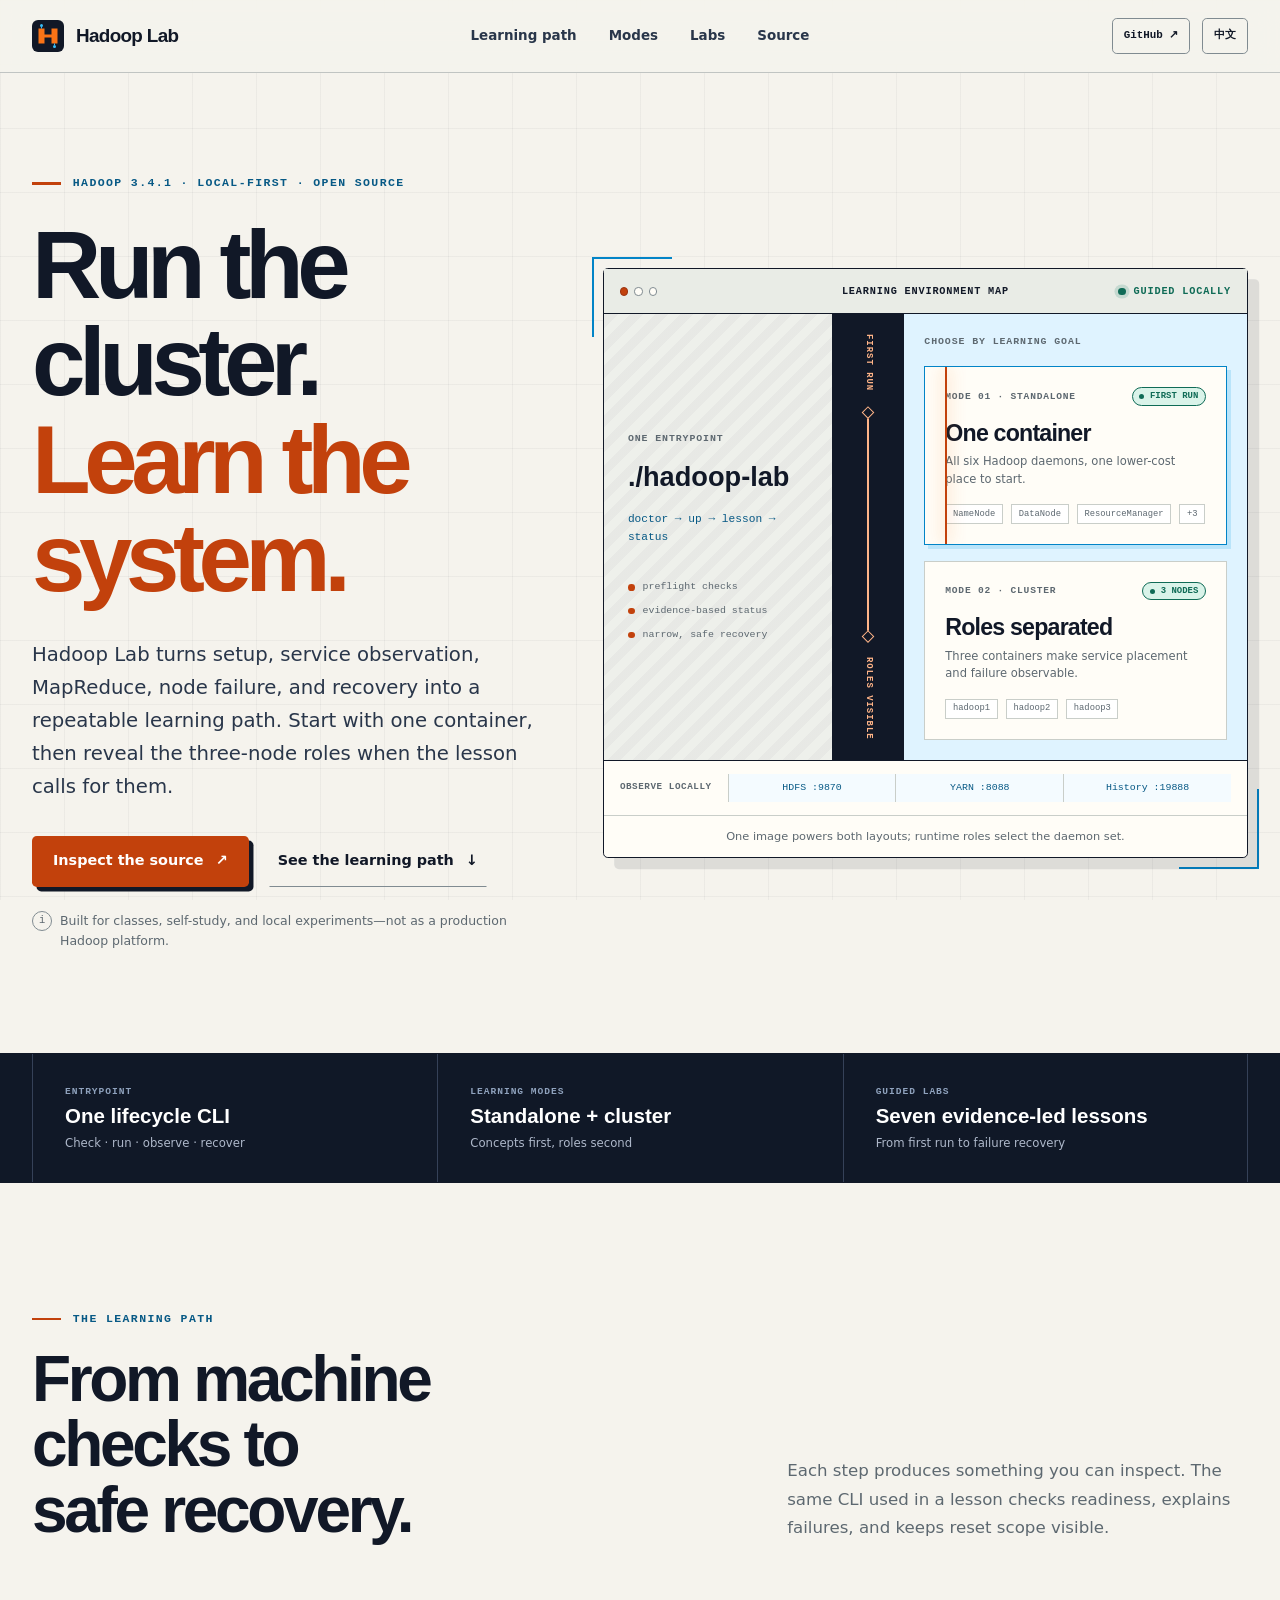
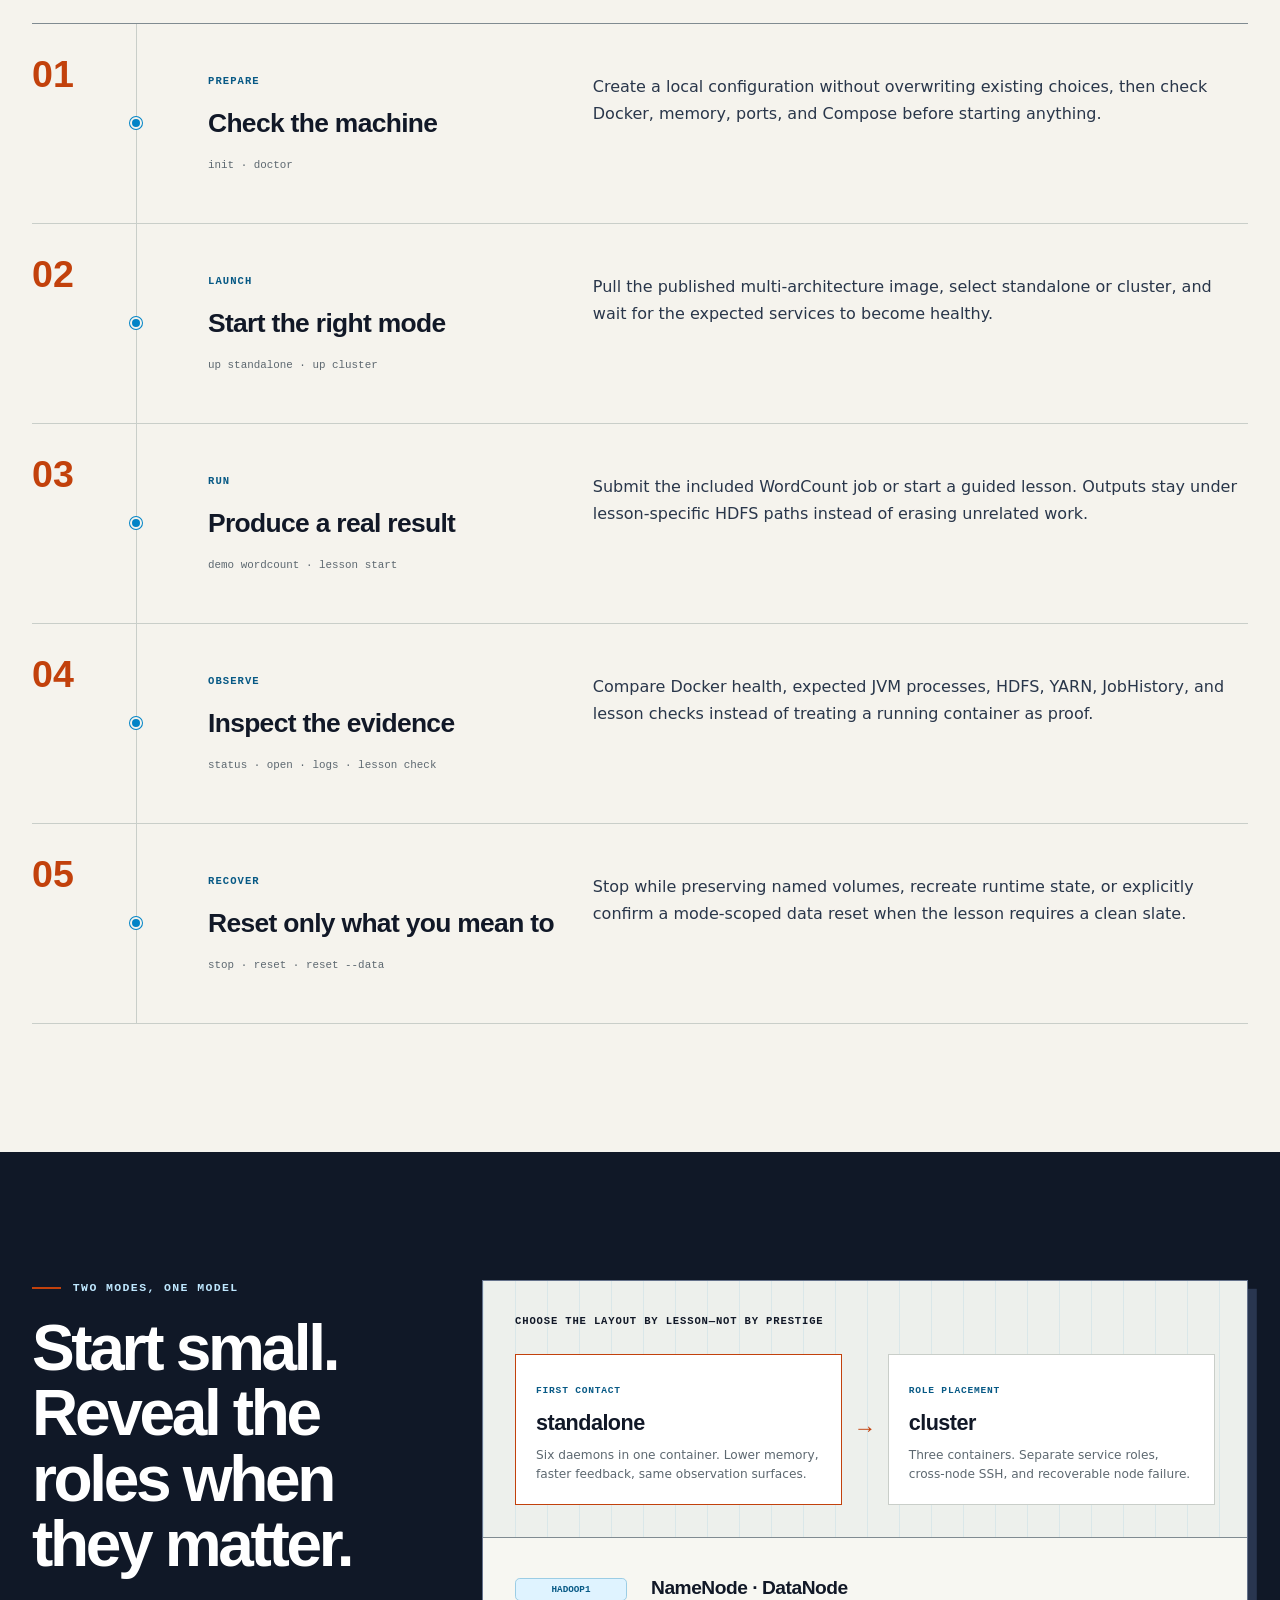
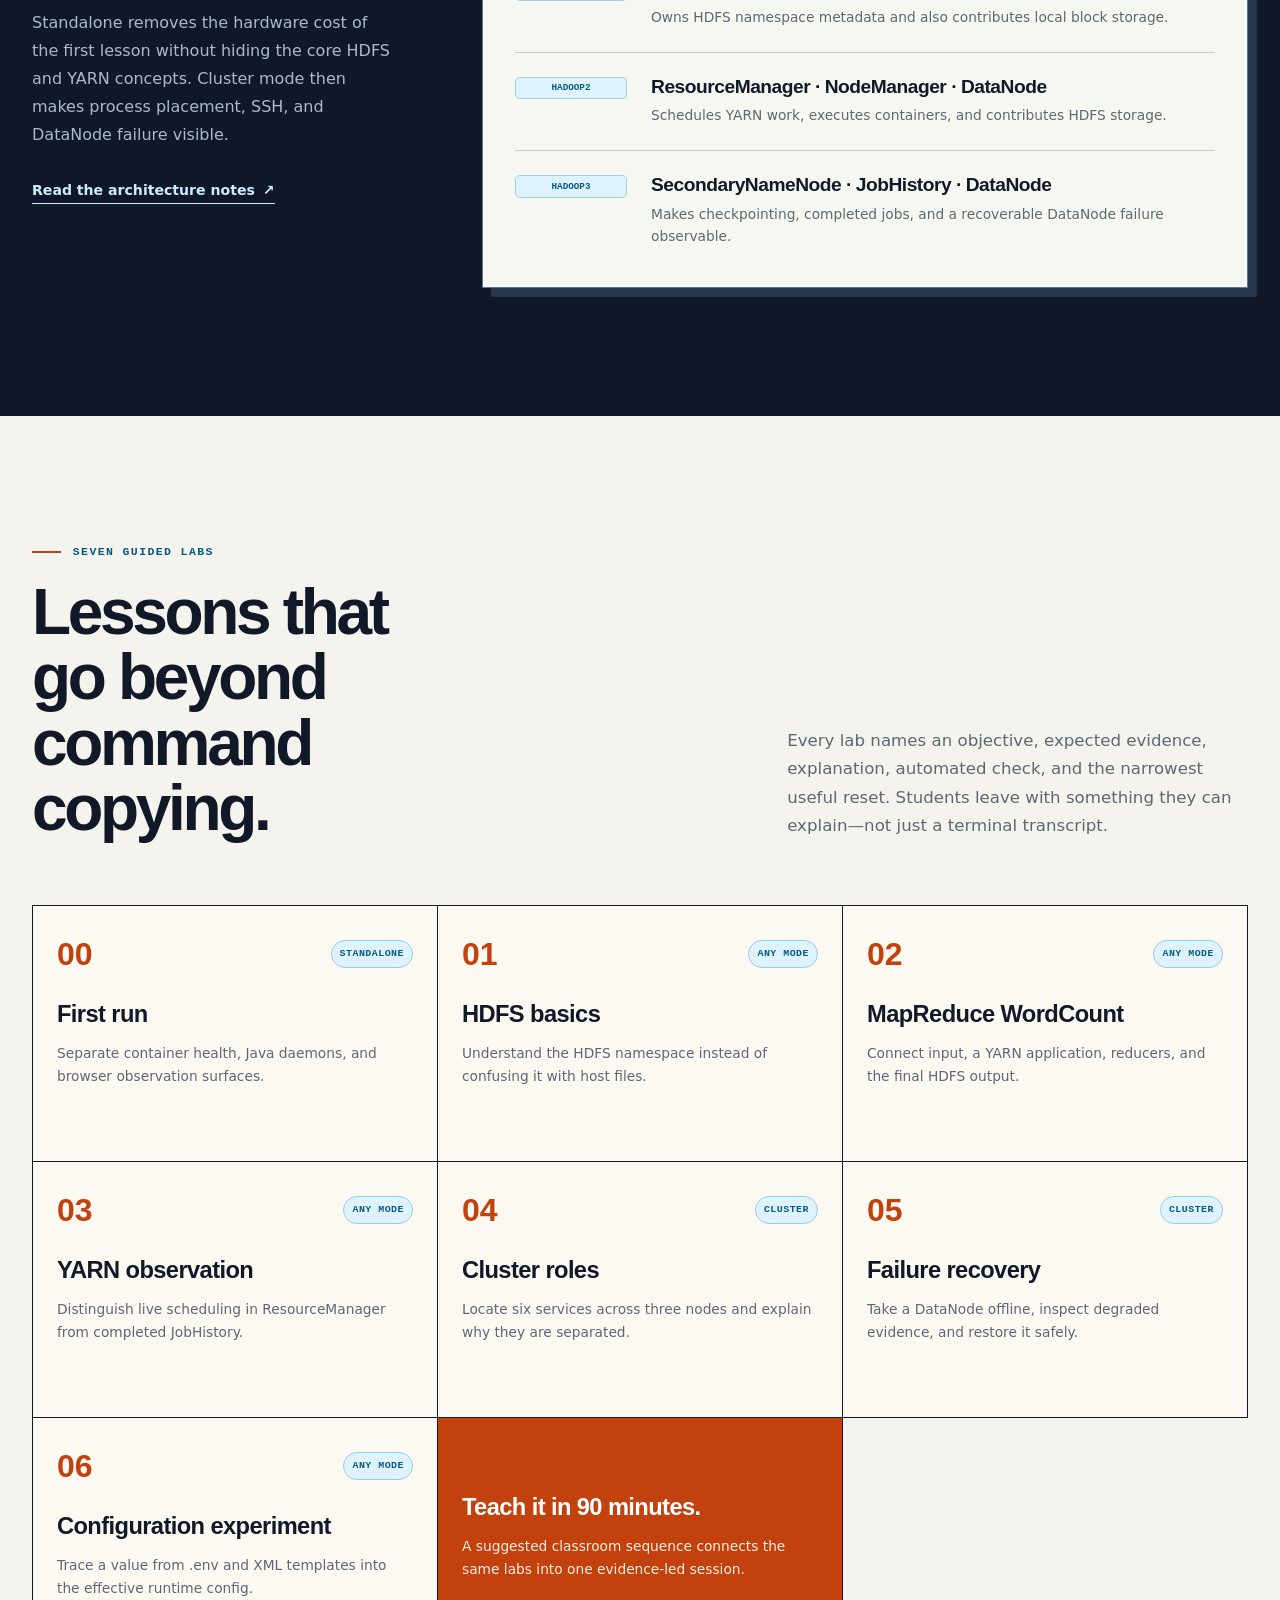
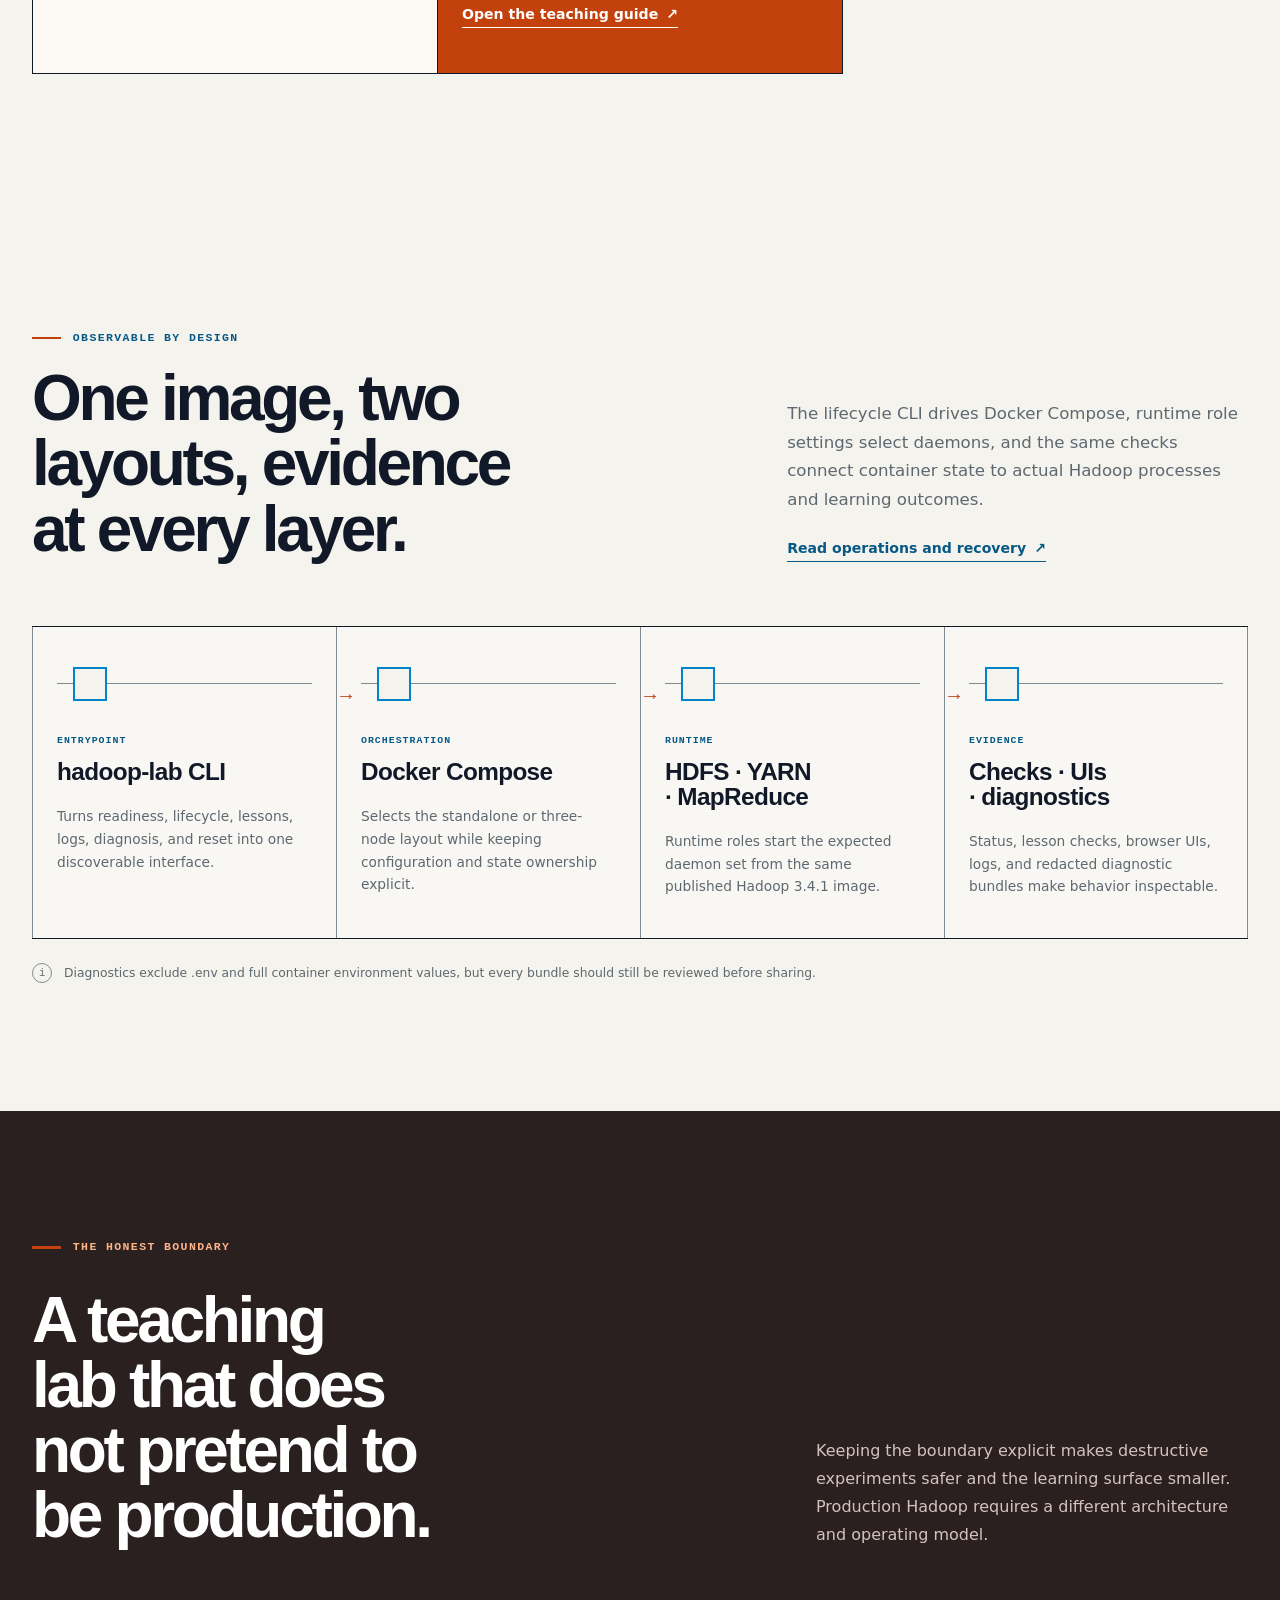
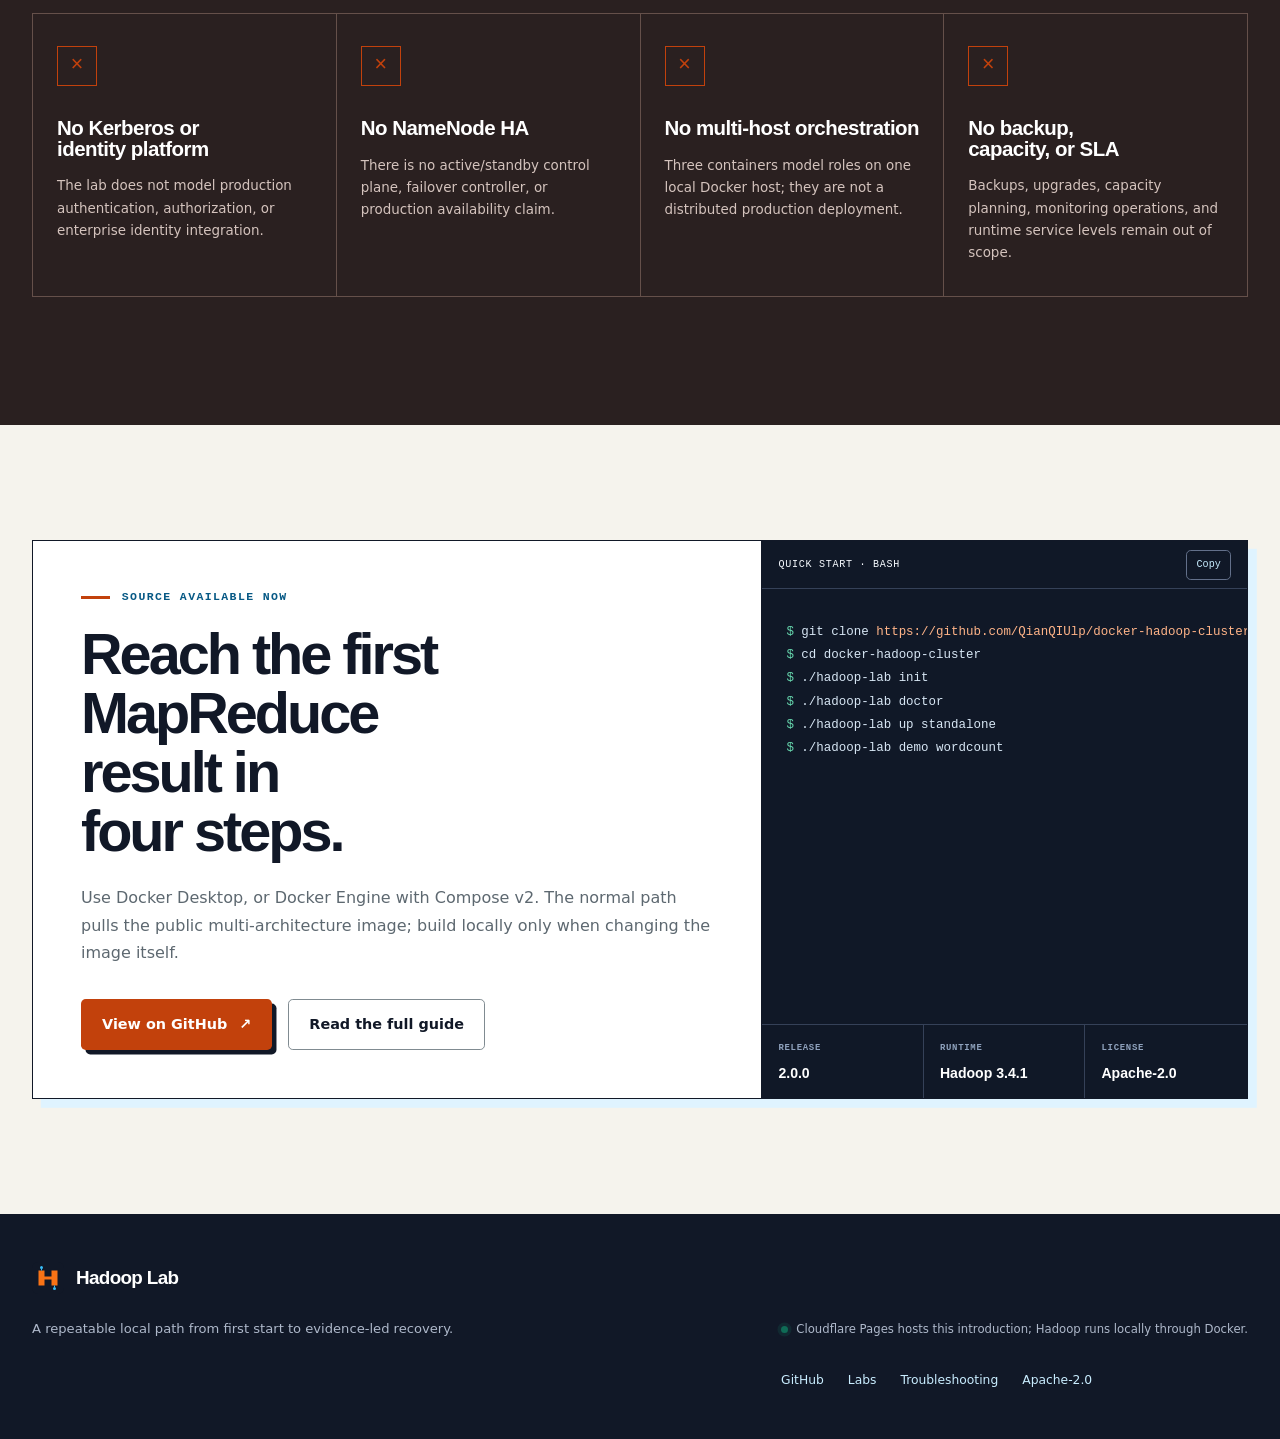
<file: site/index.html>
<!DOCTYPE html>
<html lang="en">
  <head>
    <meta charset="utf-8">
    <meta name="viewport" content="width=device-width, initial-scale=1">
    <meta name="theme-color" content="#111827">
    <meta name="color-scheme" content="light">
    <meta name="description" content="Hadoop Lab is a repeatable local learning environment for Hadoop setup, service observation, MapReduce, node failure, and recovery.">
    <meta name="robots" content="index, follow">
    <link rel="canonical" href="/">
    <link rel="alternate" hreflang="en" href="/">
    <link rel="alternate" hreflang="zh-CN" href="/zh/">
    <link rel="alternate" hreflang="x-default" href="/">
    <link rel="icon" type="image/svg+xml" href="./favicon.svg">
    <link rel="manifest" href="./site.webmanifest">
    <meta property="og:type" content="website">
    <meta property="og:site_name" content="Hadoop Lab">
    <meta property="og:title" content="Hadoop Lab — Run the cluster. Learn the system.">
    <meta property="og:description" content="A repeatable local learning path for Hadoop setup, observation, MapReduce, failure, and recovery.">
    <meta name="twitter:card" content="summary">
    <meta name="twitter:title" content="Hadoop Lab — Run the cluster. Learn the system.">
    <meta name="twitter:description" content="A repeatable local learning path for Hadoop setup, observation, MapReduce, failure, and recovery.">
    <title>Hadoop Lab — Run the cluster. Learn the system.</title>
    <link rel="stylesheet" href="./styles.css">
    <script src="./site.js" defer></script>
  </head>
  <body>
    <a class="skip-link" href="#main">Skip to content</a>

    <header class="site-header">
      <div class="header-inner">
        <a class="wordmark" href="/" aria-label="Hadoop Lab home">
          <img src="./favicon.svg" width="32" height="32" alt="">
          <span>Hadoop Lab</span>
        </a>

        <nav class="primary-nav" aria-label="Primary navigation">
          <a href="#path">Learning path</a>
          <a href="#modes">Modes</a>
          <a href="#labs">Labs</a>
          <a href="#source">Source</a>
        </nav>

        <div class="header-actions">
          <a class="github-link" href="https://github.com/QianQIUlp/docker-hadoop-cluster">GitHub ↗</a>
          <a class="language-link" href="./zh/" lang="zh-CN" hreflang="zh-CN">中文</a>
          <details class="mobile-menu">
            <summary>Menu</summary>
            <nav aria-label="Mobile navigation">
              <a href="#path">Learning path</a>
              <a href="#modes">Modes</a>
              <a href="#labs">Labs</a>
              <a href="#architecture">Architecture</a>
              <a href="#boundaries">Boundaries</a>
              <a href="#source">Source</a>
            </nav>
          </details>
        </div>
      </div>
    </header>

    <main id="main">
      <section class="hero page-shell" aria-labelledby="hero-title">
        <div class="hero-copy">
          <p class="eyebrow">Hadoop 3.4.1 · local-first · open source</p>
          <h1 id="hero-title">
            <span>Run the cluster.</span>
            <strong>Learn the system.</strong>
          </h1>
          <p class="hero-body">
            Hadoop Lab turns setup, service observation, MapReduce, node failure, and recovery into a repeatable learning path. Start with one container, then reveal the three-node roles when the lesson calls for them.
          </p>
          <div class="hero-actions">
            <a class="button button--primary" href="https://github.com/QianQIUlp/docker-hadoop-cluster">
              Inspect the source <span aria-hidden="true">↗</span>
            </a>
            <a class="button button--secondary" href="#path">
              See the learning path <span aria-hidden="true">↓</span>
            </a>
          </div>
          <p class="boundary-note">
            <span aria-hidden="true">i</span>
            Built for classes, self-study, and local experiments—not as a production Hadoop platform.
          </p>
        </div>

        <figure class="lab-map" aria-labelledby="map-caption">
          <div class="lab-map__topbar">
            <div class="panel-lights" aria-hidden="true"><i></i><i></i><i></i></div>
            <span>Learning environment map</span>
            <span class="panel-state"><i class="status-dot" aria-hidden="true"></i> Guided locally</span>
          </div>

          <div class="lab-map__body">
            <div class="command-rail">
              <span class="map-label">One entrypoint</span>
              <strong>./hadoop-lab</strong>
              <code>doctor → up → lesson → status</code>
              <ul>
                <li>preflight checks</li>
                <li>evidence-based status</li>
                <li>narrow, safe recovery</li>
              </ul>
            </div>

            <div class="mode-boundary" aria-hidden="true">
              <span>First run</span><i></i><span>Roles visible</span>
            </div>

            <div class="mode-stack">
              <span class="map-label">Choose by learning goal</span>
              <article class="mode-card mode-card--active">
                <div class="mode-card__head">
                  <span>MODE 01 · STANDALONE</span>
                  <span class="map-status">FIRST RUN</span>
                </div>
                <h2>One container</h2>
                <p>All six Hadoop daemons, one lower-cost place to start.</p>
                <div class="daemon-row">
                  <span>NameNode</span><span>DataNode</span><span>ResourceManager</span><span>+3</span>
                </div>
              </article>
              <article class="mode-card">
                <div class="mode-card__head">
                  <span>MODE 02 · CLUSTER</span>
                  <span class="map-status">3 NODES</span>
                </div>
                <h2>Roles separated</h2>
                <p>Three containers make service placement and failure observable.</p>
                <div class="node-row">
                  <span>hadoop1</span><span>hadoop2</span><span>hadoop3</span>
                </div>
              </article>
            </div>
          </div>

          <div class="lab-map__ports">
            <span>Observe locally</span>
            <code>HDFS :9870</code>
            <code>YARN :8088</code>
            <code>History :19888</code>
          </div>
          <figcaption id="map-caption">One image powers both layouts; runtime roles select the daemon set.</figcaption>
        </figure>
      </section>

      <section class="fact-strip" aria-label="Project facts">
        <div class="page-shell fact-strip__inner">
          <div class="fact">
            <span>Entrypoint</span>
            <strong>One lifecycle CLI</strong>
            <small>Check · run · observe · recover</small>
          </div>
          <div class="fact">
            <span>Learning modes</span>
            <strong>Standalone + cluster</strong>
            <small>Concepts first, roles second</small>
          </div>
          <div class="fact">
            <span>Guided labs</span>
            <strong>Seven evidence-led lessons</strong>
            <small>From first run to failure recovery</small>
          </div>
        </div>
      </section>

      <section class="section page-shell" id="path" aria-labelledby="path-title">
        <div class="section-heading section-heading--split">
          <div>
            <p class="eyebrow">The learning path</p>
            <h2 id="path-title">From machine checks to safe recovery.</h2>
          </div>
          <p>
            Each step produces something you can inspect. The same CLI used in a lesson checks readiness, explains failures, and keeps reset scope visible.
          </p>
        </div>

        <ol class="learning-path">
          <li class="learning-step">
            <div class="learning-step__index" aria-hidden="true">01</div>
            <div class="learning-step__line" aria-hidden="true"><span></span></div>
            <div class="learning-step__content">
              <span class="learning-step__label">PREPARE</span>
              <h3>Check the machine</h3>
              <p>Create a local configuration without overwriting existing choices, then check Docker, memory, ports, and Compose before starting anything.</p>
              <code>init · doctor</code>
            </div>
          </li>
          <li class="learning-step">
            <div class="learning-step__index" aria-hidden="true">02</div>
            <div class="learning-step__line" aria-hidden="true"><span></span></div>
            <div class="learning-step__content">
              <span class="learning-step__label">LAUNCH</span>
              <h3>Start the right mode</h3>
              <p>Pull the published multi-architecture image, select standalone or cluster, and wait for the expected services to become healthy.</p>
              <code>up standalone · up cluster</code>
            </div>
          </li>
          <li class="learning-step">
            <div class="learning-step__index" aria-hidden="true">03</div>
            <div class="learning-step__line" aria-hidden="true"><span></span></div>
            <div class="learning-step__content">
              <span class="learning-step__label">RUN</span>
              <h3>Produce a real result</h3>
              <p>Submit the included WordCount job or start a guided lesson. Outputs stay under lesson-specific HDFS paths instead of erasing unrelated work.</p>
              <code>demo wordcount · lesson start</code>
            </div>
          </li>
          <li class="learning-step">
            <div class="learning-step__index" aria-hidden="true">04</div>
            <div class="learning-step__line" aria-hidden="true"><span></span></div>
            <div class="learning-step__content">
              <span class="learning-step__label">OBSERVE</span>
              <h3>Inspect the evidence</h3>
              <p>Compare Docker health, expected JVM processes, HDFS, YARN, JobHistory, and lesson checks instead of treating a running container as proof.</p>
              <code>status · open · logs · lesson check</code>
            </div>
          </li>
          <li class="learning-step">
            <div class="learning-step__index" aria-hidden="true">05</div>
            <div class="learning-step__line" aria-hidden="true"><span></span></div>
            <div class="learning-step__content">
              <span class="learning-step__label">RECOVER</span>
              <h3>Reset only what you mean to</h3>
              <p>Stop while preserving named volumes, recreate runtime state, or explicitly confirm a mode-scoped data reset when the lesson requires a clean slate.</p>
              <code>stop · reset · reset --data</code>
            </div>
          </li>
        </ol>
      </section>

      <section class="section section--modes" id="modes" aria-labelledby="modes-title">
        <div class="page-shell mode-layout">
          <div class="mode-copy">
            <p class="eyebrow eyebrow--light">Two modes, one model</p>
            <h2 id="modes-title">Start small. Reveal the roles when they matter.</h2>
            <p>
              Standalone removes the hardware cost of the first lesson without hiding the core HDFS and YARN concepts. Cluster mode then makes process placement, SSH, and DataNode failure visible.
            </p>
            <a class="text-link text-link--light" href="https://github.com/QianQIUlp/docker-hadoop-cluster/blob/main/docs/architecture.md">
              Read the architecture notes <span aria-hidden="true">↗</span>
            </a>
          </div>

          <div class="mode-board">
            <div class="mode-board__route">
              <p>Choose the layout by lesson—not by prestige</p>
              <div class="route-flow">
                <article>
                  <small>FIRST CONTACT</small>
                  <h3>standalone</h3>
                  <p>Six daemons in one container. Lower memory, faster feedback, same observation surfaces.</p>
                </article>
                <span aria-hidden="true">→</span>
                <article>
                  <small>ROLE PLACEMENT</small>
                  <h3>cluster</h3>
                  <p>Three containers. Separate service roles, cross-node SSH, and recoverable node failure.</p>
                </article>
              </div>
            </div>

            <div class="role-list">
              <article class="role">
                <span>HADOOP1</span>
                <div><h3>NameNode · DataNode</h3><p>Owns HDFS namespace metadata and also contributes local block storage.</p></div>
              </article>
              <article class="role">
                <span>HADOOP2</span>
                <div><h3>ResourceManager · NodeManager · DataNode</h3><p>Schedules YARN work, executes containers, and contributes HDFS storage.</p></div>
              </article>
              <article class="role">
                <span>HADOOP3</span>
                <div><h3>SecondaryNameNode · JobHistory · DataNode</h3><p>Makes checkpointing, completed jobs, and a recoverable DataNode failure observable.</p></div>
              </article>
            </div>
          </div>
        </div>
      </section>

      <section class="section page-shell" id="labs" aria-labelledby="labs-title">
        <div class="section-heading section-heading--split">
          <div>
            <p class="eyebrow">Seven guided labs</p>
            <h2 id="labs-title">Lessons that go beyond command copying.</h2>
          </div>
          <p>
            Every lab names an objective, expected evidence, explanation, automated check, and the narrowest useful reset. Students leave with something they can explain—not just a terminal transcript.
          </p>
        </div>

        <div class="labs-grid">
          <a class="lab-card" href="https://github.com/QianQIUlp/docker-hadoop-cluster/blob/main/labs/00-first-run/README.md">
            <div class="lab-card__top"><span class="lab-card__index">00</span><span class="tag">Standalone</span></div>
            <h3>First run</h3>
            <p>Separate container health, Java daemons, and browser observation surfaces.</p>
          </a>
          <a class="lab-card" href="https://github.com/QianQIUlp/docker-hadoop-cluster/blob/main/labs/01-hdfs-basics/README.md">
            <div class="lab-card__top"><span class="lab-card__index">01</span><span class="tag">Any mode</span></div>
            <h3>HDFS basics</h3>
            <p>Understand the HDFS namespace instead of confusing it with host files.</p>
          </a>
          <a class="lab-card" href="https://github.com/QianQIUlp/docker-hadoop-cluster/blob/main/labs/02-mapreduce-wordcount/README.md">
            <div class="lab-card__top"><span class="lab-card__index">02</span><span class="tag">Any mode</span></div>
            <h3>MapReduce WordCount</h3>
            <p>Connect input, a YARN application, reducers, and the final HDFS output.</p>
          </a>
          <a class="lab-card" href="https://github.com/QianQIUlp/docker-hadoop-cluster/blob/main/labs/03-yarn-observation/README.md">
            <div class="lab-card__top"><span class="lab-card__index">03</span><span class="tag">Any mode</span></div>
            <h3>YARN observation</h3>
            <p>Distinguish live scheduling in ResourceManager from completed JobHistory.</p>
          </a>
          <a class="lab-card" href="https://github.com/QianQIUlp/docker-hadoop-cluster/blob/main/labs/04-cluster-roles/README.md">
            <div class="lab-card__top"><span class="lab-card__index">04</span><span class="tag">Cluster</span></div>
            <h3>Cluster roles</h3>
            <p>Locate six services across three nodes and explain why they are separated.</p>
          </a>
          <a class="lab-card" href="https://github.com/QianQIUlp/docker-hadoop-cluster/blob/main/labs/05-node-failure-recovery/README.md">
            <div class="lab-card__top"><span class="lab-card__index">05</span><span class="tag">Cluster</span></div>
            <h3>Failure recovery</h3>
            <p>Take a DataNode offline, inspect degraded evidence, and restore it safely.</p>
          </a>
          <a class="lab-card" href="https://github.com/QianQIUlp/docker-hadoop-cluster/blob/main/labs/06-configuration-experiment/README.md">
            <div class="lab-card__top"><span class="lab-card__index">06</span><span class="tag">Any mode</span></div>
            <h3>Configuration experiment</h3>
            <p>Trace a value from .env and XML templates into the effective runtime config.</p>
          </a>
          <article class="lab-card lab-card--cta">
            <h3>Teach it in 90 minutes.</h3>
            <p>A suggested classroom sequence connects the same labs into one evidence-led session.</p>
            <a class="text-link" href="https://github.com/QianQIUlp/docker-hadoop-cluster/blob/main/docs/teaching-guide.md">Open the teaching guide <span aria-hidden="true">↗</span></a>
          </article>
        </div>
      </section>

      <section class="section page-shell" id="architecture" aria-labelledby="architecture-title">
        <div class="section-heading section-heading--split">
          <div>
            <p class="eyebrow">Observable by design</p>
            <h2 id="architecture-title">One image, two layouts, evidence at every layer.</h2>
          </div>
          <div class="section-heading__aside">
            <p>The lifecycle CLI drives Docker Compose, runtime role settings select daemons, and the same checks connect container state to actual Hadoop processes and learning outcomes.</p>
            <a class="text-link" href="https://github.com/QianQIUlp/docker-hadoop-cluster/blob/main/docs/operations.md">Read operations and recovery <span aria-hidden="true">↗</span></a>
          </div>
        </div>

        <div class="architecture-map">
          <article class="architecture-node">
            <div class="architecture-node__port" aria-hidden="true"><span></span></div>
            <span class="architecture-node__kind">ENTRYPOINT</span>
            <h3>hadoop-lab CLI</h3>
            <p>Turns readiness, lifecycle, lessons, logs, diagnosis, and reset into one discoverable interface.</p>
            <span class="architecture-node__arrow" aria-hidden="true">→</span>
          </article>
          <article class="architecture-node">
            <div class="architecture-node__port" aria-hidden="true"><span></span></div>
            <span class="architecture-node__kind">ORCHESTRATION</span>
            <h3>Docker Compose</h3>
            <p>Selects the standalone or three-node layout while keeping configuration and state ownership explicit.</p>
            <span class="architecture-node__arrow" aria-hidden="true">→</span>
          </article>
          <article class="architecture-node">
            <div class="architecture-node__port" aria-hidden="true"><span></span></div>
            <span class="architecture-node__kind">RUNTIME</span>
            <h3>HDFS · YARN · MapReduce</h3>
            <p>Runtime roles start the expected daemon set from the same published Hadoop 3.4.1 image.</p>
            <span class="architecture-node__arrow" aria-hidden="true">→</span>
          </article>
          <article class="architecture-node">
            <div class="architecture-node__port" aria-hidden="true"><span></span></div>
            <span class="architecture-node__kind">EVIDENCE</span>
            <h3>Checks · UIs · diagnostics</h3>
            <p>Status, lesson checks, browser UIs, logs, and redacted diagnostic bundles make behavior inspectable.</p>
          </article>
        </div>
        <p class="architecture-note"><span aria-hidden="true">i</span>Diagnostics exclude .env and full container environment values, but every bundle should still be reviewed before sharing.</p>
      </section>

      <section class="section section--boundaries" id="boundaries" aria-labelledby="boundaries-title">
        <div class="page-shell">
          <div class="boundaries-heading">
            <p class="eyebrow eyebrow--warm">The honest boundary</p>
            <h2 id="boundaries-title">A teaching lab that does not pretend to be production.</h2>
            <p>Keeping the boundary explicit makes destructive experiments safer and the learning surface smaller. Production Hadoop requires a different architecture and operating model.</p>
          </div>

          <div class="boundary-grid">
            <article class="boundary-card">
              <span aria-hidden="true">×</span>
              <h3>No Kerberos or identity platform</h3>
              <p>The lab does not model production authentication, authorization, or enterprise identity integration.</p>
            </article>
            <article class="boundary-card">
              <span aria-hidden="true">×</span>
              <h3>No NameNode HA</h3>
              <p>There is no active/standby control plane, failover controller, or production availability claim.</p>
            </article>
            <article class="boundary-card">
              <span aria-hidden="true">×</span>
              <h3>No multi-host orchestration</h3>
              <p>Three containers model roles on one local Docker host; they are not a distributed production deployment.</p>
            </article>
            <article class="boundary-card">
              <span aria-hidden="true">×</span>
              <h3>No backup, capacity, or SLA</h3>
              <p>Backups, upgrades, capacity planning, monitoring operations, and runtime service levels remain out of scope.</p>
            </article>
          </div>
        </div>
      </section>

      <section class="section section--source page-shell" id="source" aria-labelledby="source-title">
        <div class="source-card">
          <div class="source-card__copy">
            <p class="eyebrow">Source available now</p>
            <h2 id="source-title">Reach the first MapReduce result in four steps.</h2>
            <p>Use Docker Desktop, or Docker Engine with Compose v2. The normal path pulls the public multi-architecture image; build locally only when changing the image itself.</p>
            <div class="source-actions">
              <a class="button button--primary" href="https://github.com/QianQIUlp/docker-hadoop-cluster">View on GitHub <span aria-hidden="true">↗</span></a>
              <a class="button button--outline" href="https://github.com/QianQIUlp/docker-hadoop-cluster/blob/main/README_EN.md">Read the full guide</a>
            </div>
          </div>

          <div class="terminal">
            <div class="terminal__topbar">
              <span>Quick start · Bash</span>
              <button type="button" data-copy="#quick-start" data-copy-success="Copied" data-copy-failure="Select and copy">Copy</button>
            </div>
            <pre id="quick-start" tabindex="0" aria-label="Quick start commands; scroll horizontally if needed"><code><span class="prompt">$</span> git clone <span class="command">https://github.com/QianQIUlp/docker-hadoop-cluster.git</span>
<span class="prompt">$</span> cd docker-hadoop-cluster
<span class="prompt">$</span> ./hadoop-lab init
<span class="prompt">$</span> ./hadoop-lab doctor
<span class="prompt">$</span> ./hadoop-lab up standalone
<span class="prompt">$</span> ./hadoop-lab demo wordcount</code></pre>
            <dl class="source-meta">
              <div><dt>RELEASE</dt><dd>2.0.0</dd></div>
              <div><dt>RUNTIME</dt><dd>Hadoop 3.4.1</dd></div>
              <div><dt>LICENSE</dt><dd>Apache-2.0</dd></div>
            </dl>
          </div>
        </div>
      </section>
    </main>

    <footer class="site-footer">
      <div class="page-shell footer-inner">
        <div class="footer-brand">
          <a class="wordmark" href="/">
            <img src="./favicon.svg" width="32" height="32" alt="">
            <span>Hadoop Lab</span>
          </a>
          <p>A repeatable local path from first start to evidence-led recovery.</p>
        </div>
        <p class="footer-status"><span class="status-dot" aria-hidden="true"></span>Cloudflare Pages hosts this introduction; Hadoop runs locally through Docker.</p>
        <div class="footer-links">
          <a href="https://github.com/QianQIUlp/docker-hadoop-cluster">GitHub</a>
          <a href="https://github.com/QianQIUlp/docker-hadoop-cluster/blob/main/labs/README.md">Labs</a>
          <a href="https://github.com/QianQIUlp/docker-hadoop-cluster/blob/main/docs/troubleshooting.md">Troubleshooting</a>
          <a href="https://github.com/QianQIUlp/docker-hadoop-cluster/blob/main/LICENSE">Apache-2.0</a>
        </div>
      </div>
    </footer>
  </body>
</html>
</file>
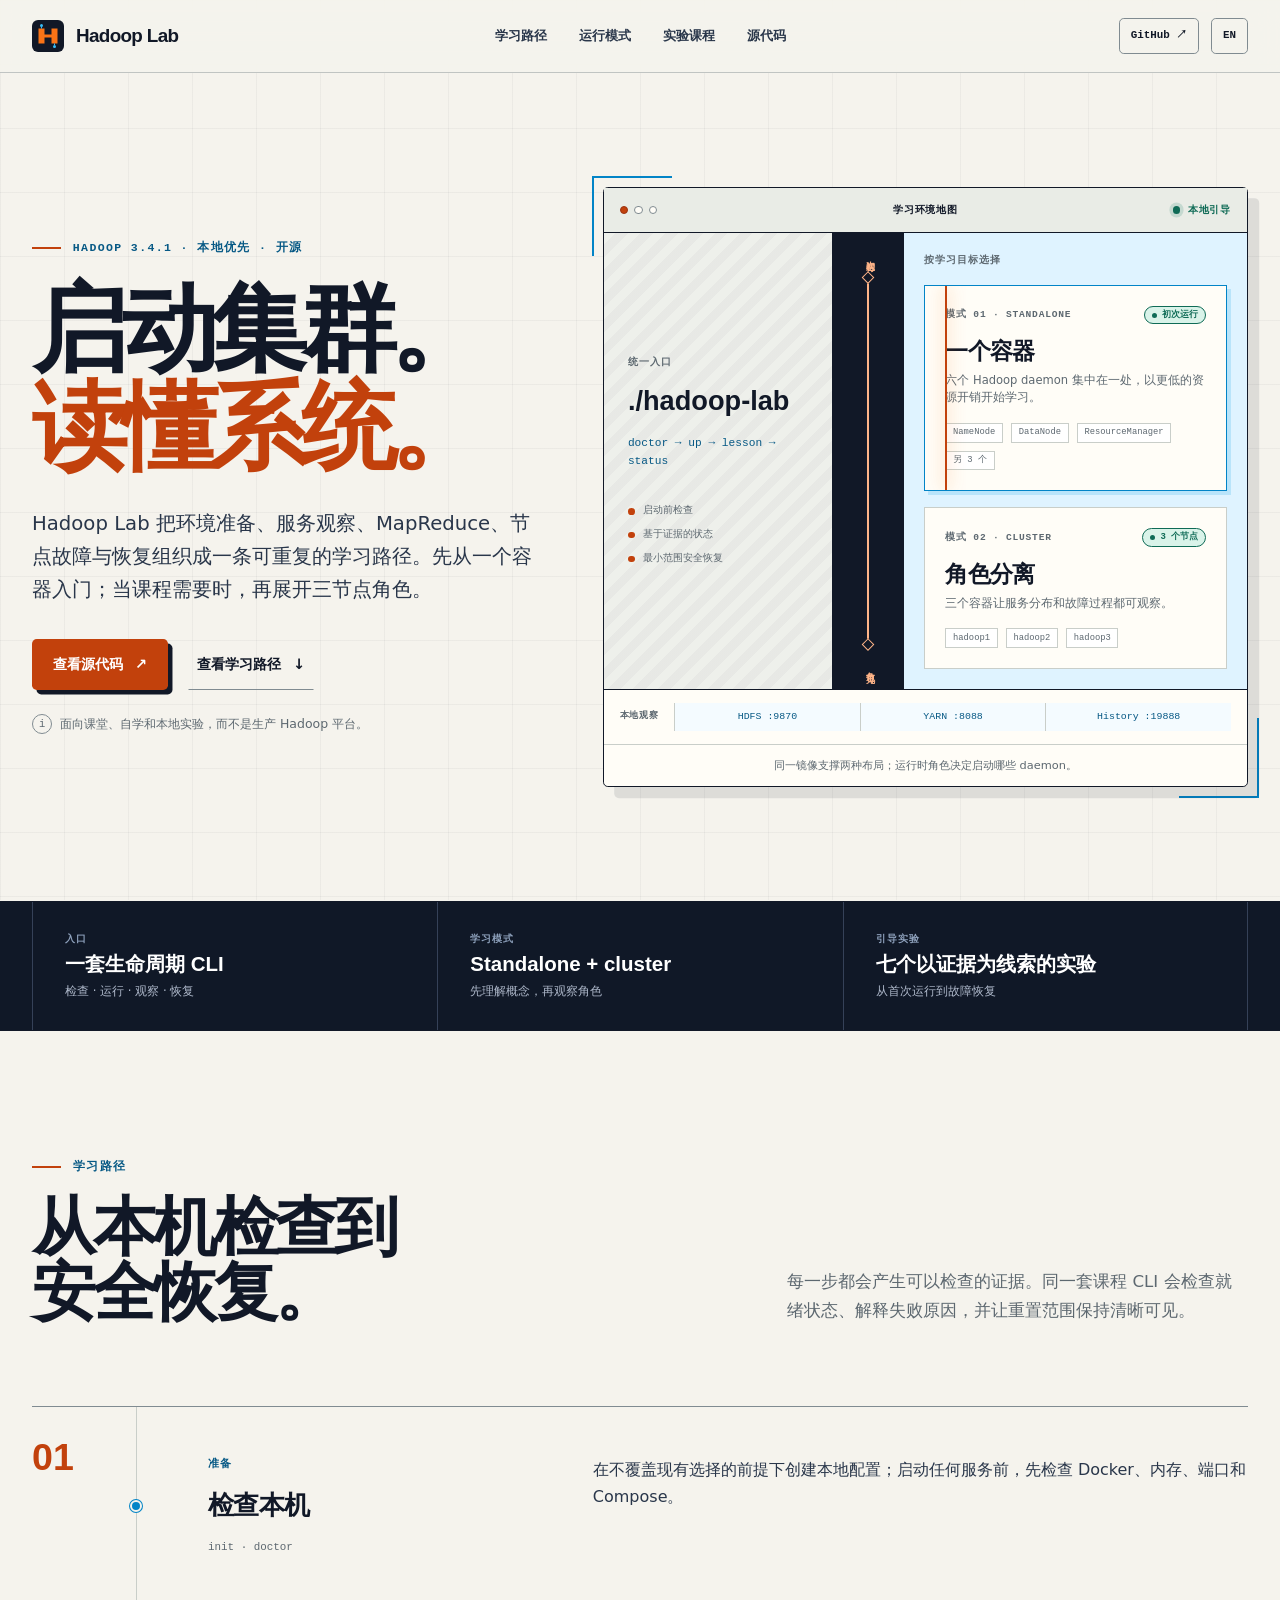
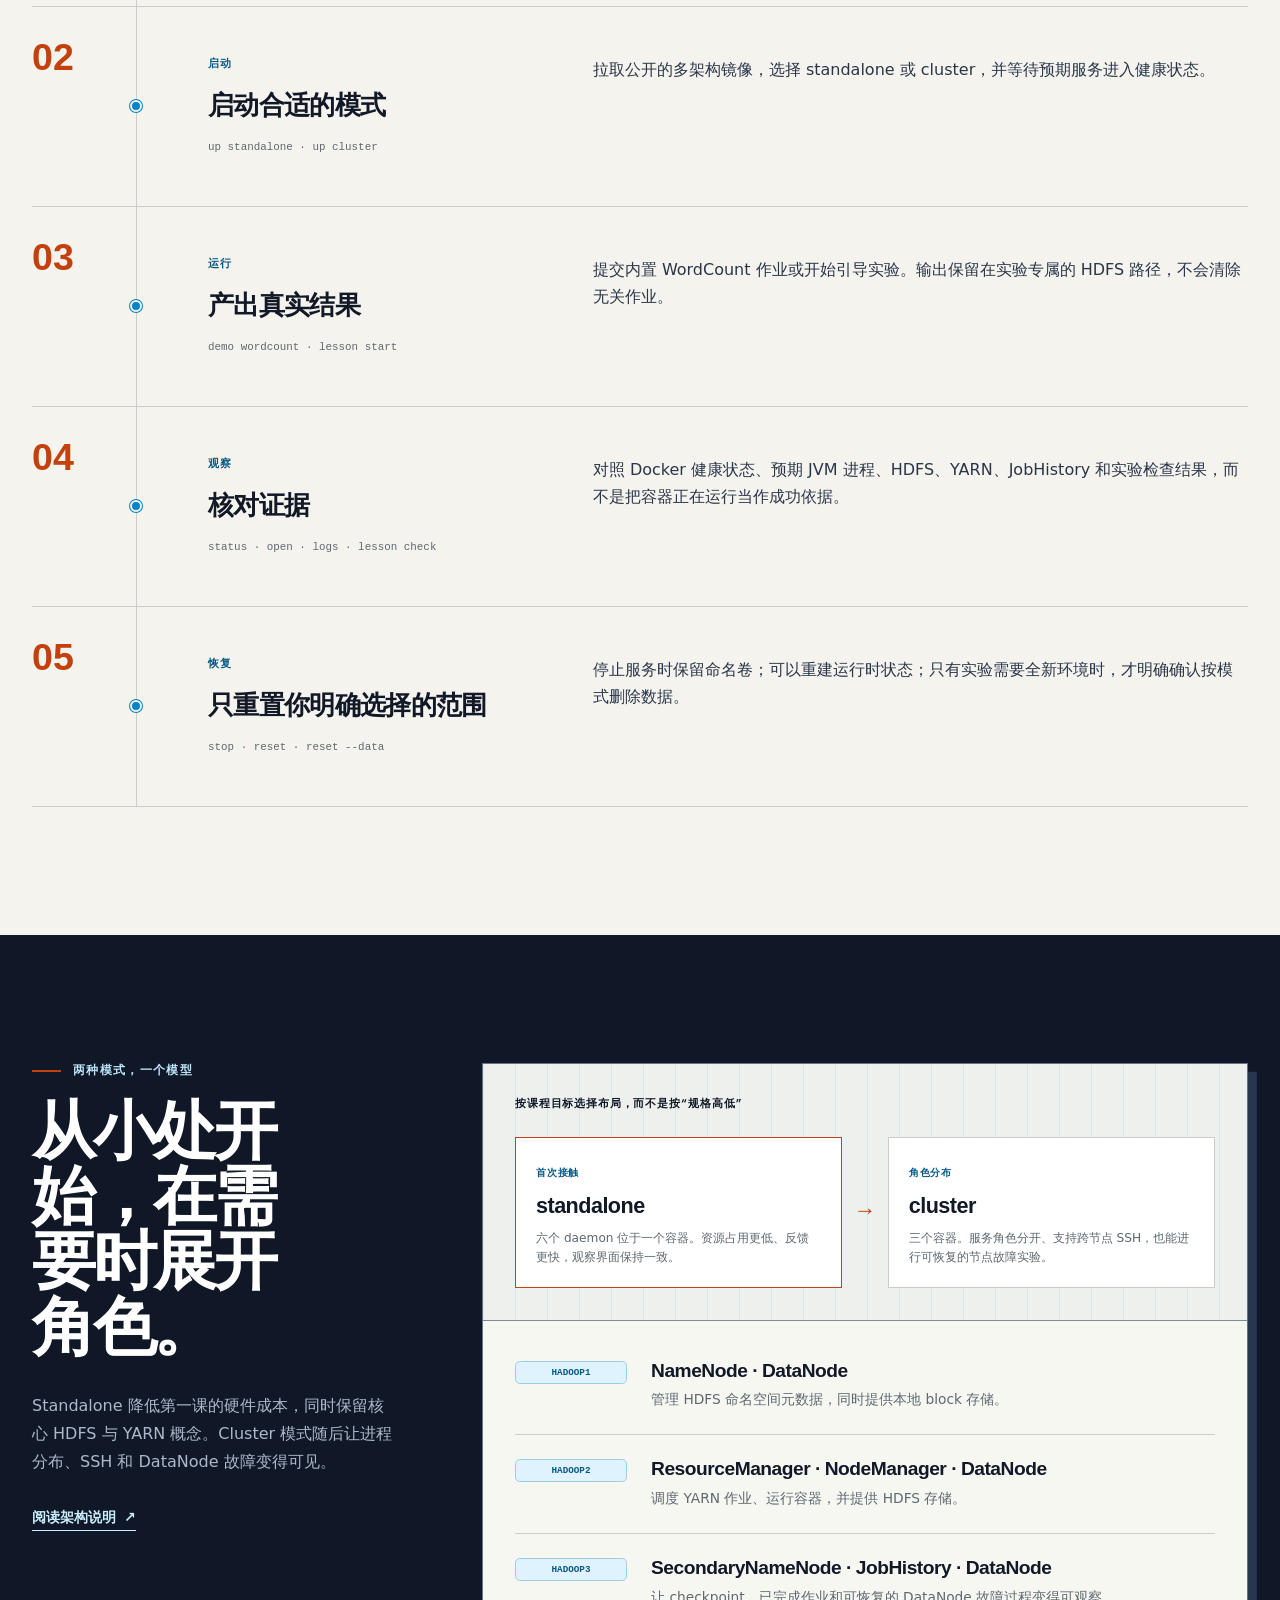
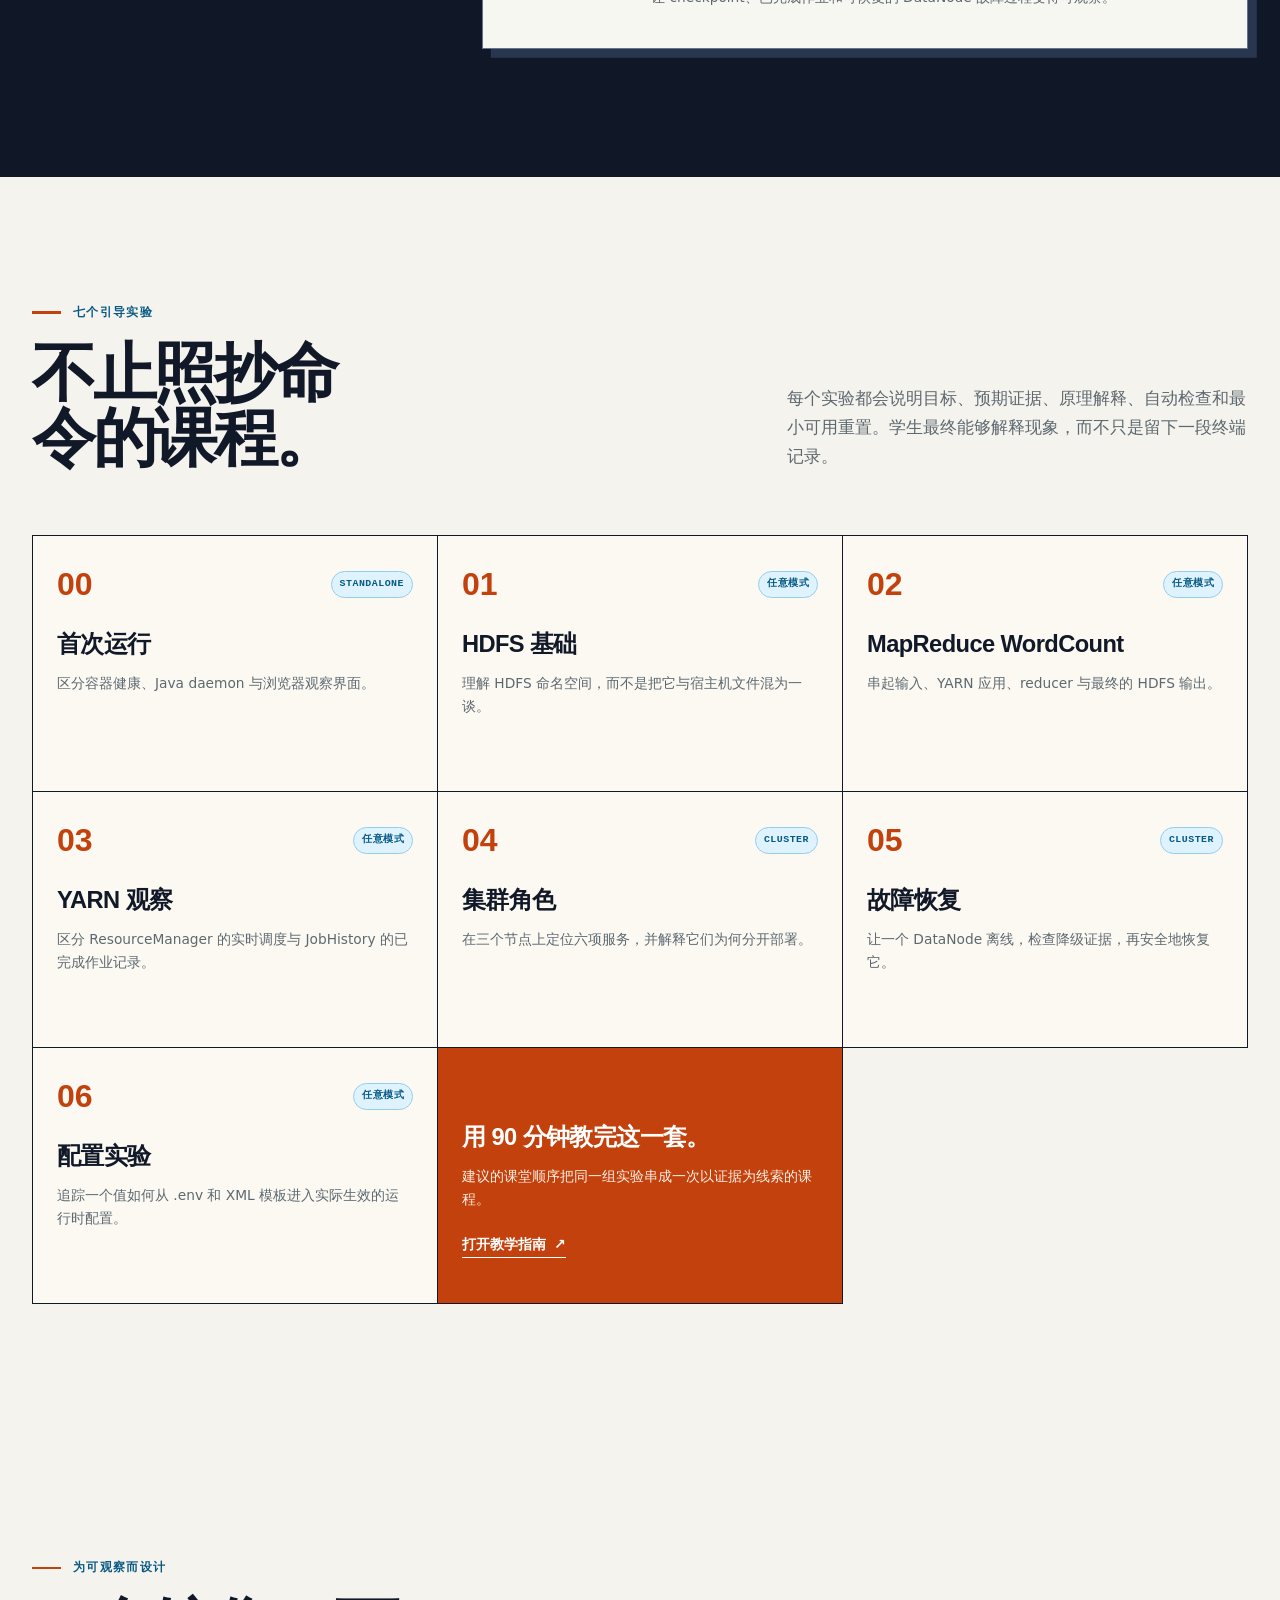
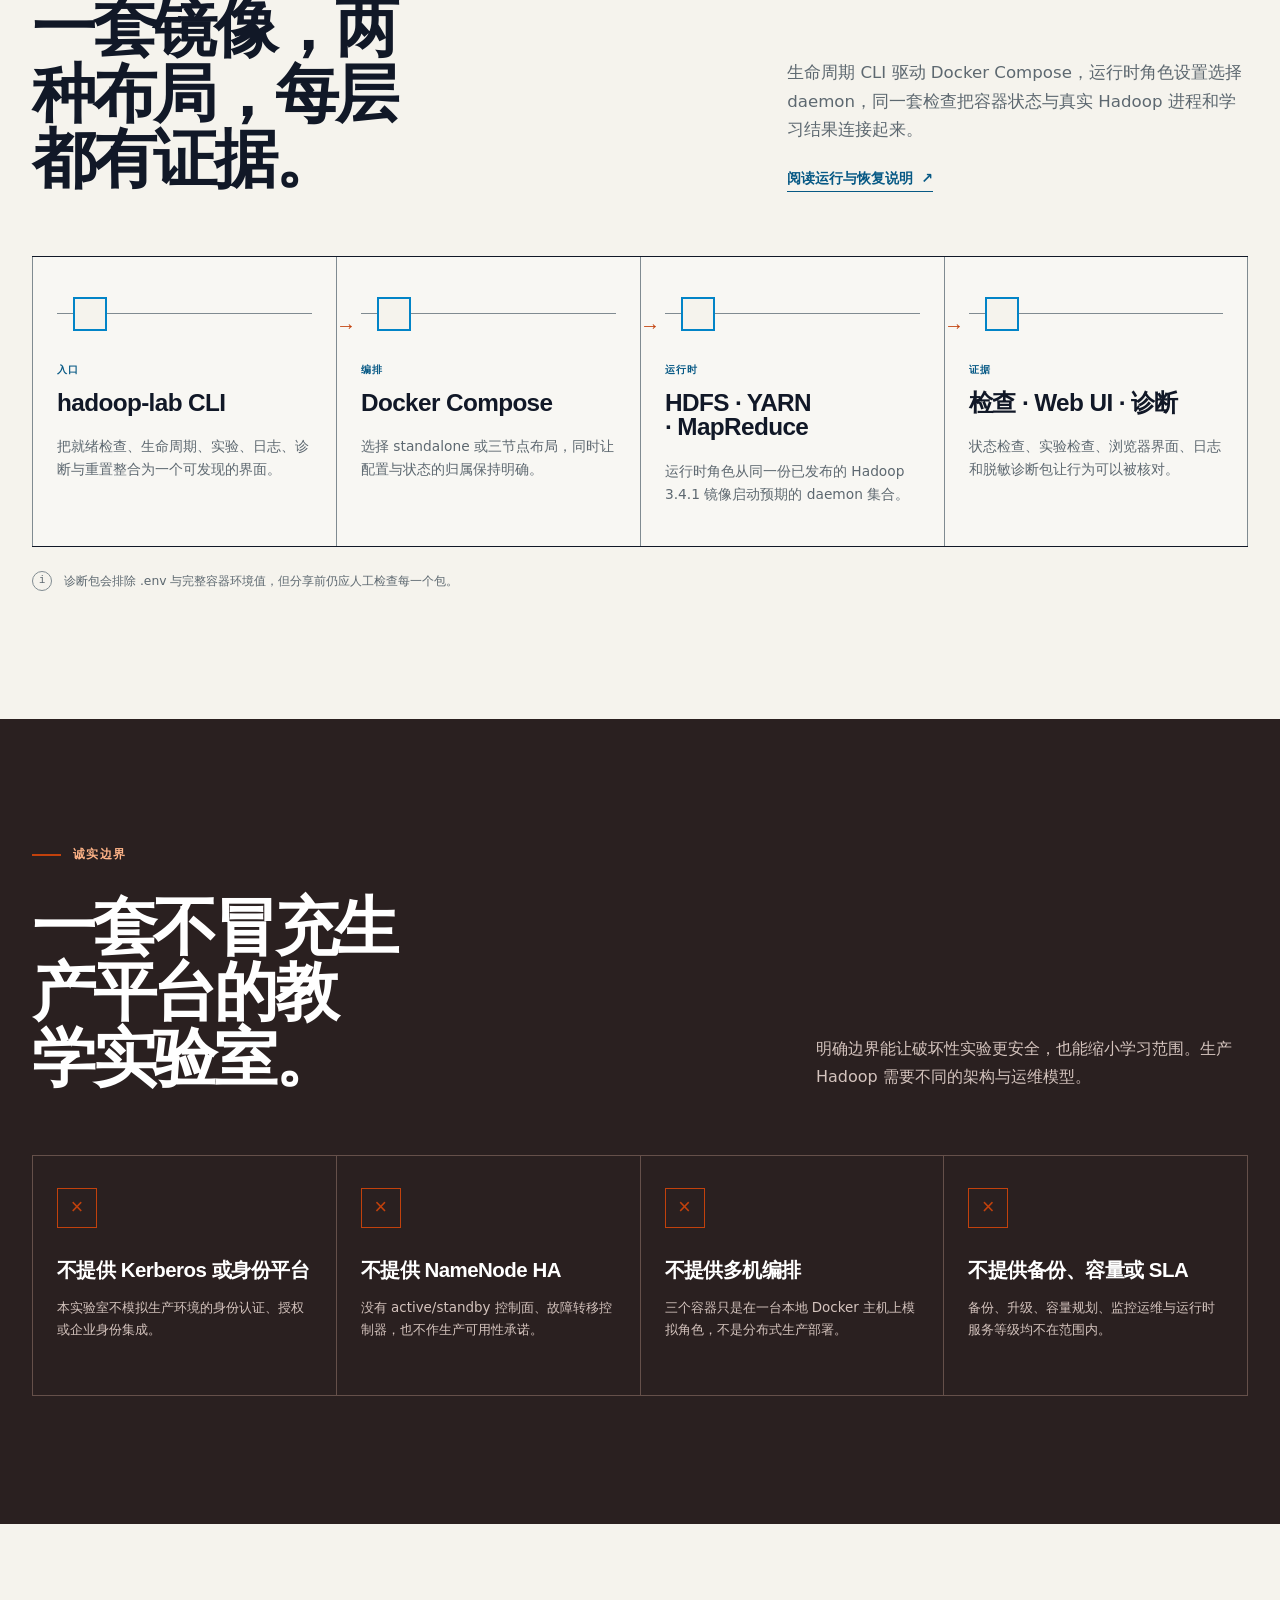
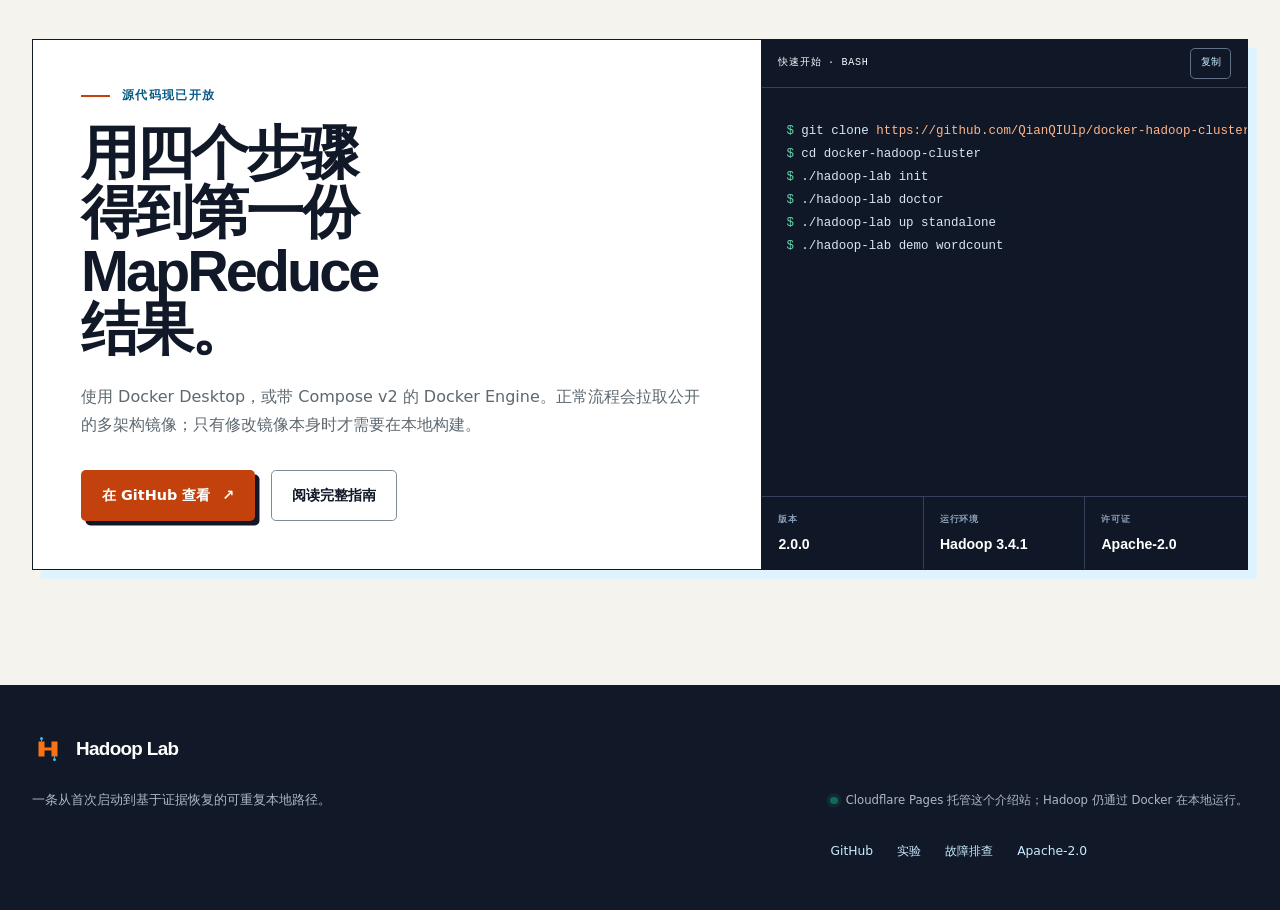
<file: site/zh/index.html>
<!DOCTYPE html>
<html lang="zh-CN">
  <head>
    <meta charset="utf-8">
    <meta name="viewport" content="width=device-width, initial-scale=1">
    <meta name="theme-color" content="#111827">
    <meta name="color-scheme" content="light">
    <meta name="description" content="Hadoop Lab 是一套可重复的本地学习环境，把 Hadoop 环境准备、服务观察、MapReduce、节点故障与恢复组织成完整路径。">
    <meta name="robots" content="index, follow">
    <link rel="canonical" href="/zh/">
    <link rel="alternate" hreflang="en" href="/">
    <link rel="alternate" hreflang="zh-CN" href="/zh/">
    <link rel="alternate" hreflang="x-default" href="/">
    <link rel="icon" type="image/svg+xml" href="../favicon.svg">
    <link rel="manifest" href="../site.webmanifest">
    <meta property="og:type" content="website">
    <meta property="og:site_name" content="Hadoop Lab">
    <meta property="og:title" content="Hadoop Lab — 启动集群，读懂系统。">
    <meta property="og:description" content="一条可重复的本地 Hadoop 学习路径，涵盖环境准备、服务观察、MapReduce、节点故障与恢复。">
    <meta name="twitter:card" content="summary">
    <meta name="twitter:title" content="Hadoop Lab — 启动集群，读懂系统。">
    <meta name="twitter:description" content="一条可重复的本地 Hadoop 学习路径，涵盖环境准备、服务观察、MapReduce、节点故障与恢复。">
    <title>Hadoop Lab — 启动集群，读懂系统。</title>
    <link rel="stylesheet" href="../styles.css">
    <script src="../site.js" defer></script>
  </head>
  <body>
    <a class="skip-link" href="#main">跳到主要内容</a>

    <header class="site-header">
      <div class="header-inner">
        <a class="wordmark" href="./" aria-label="Hadoop Lab 首页">
          <img src="../favicon.svg" width="32" height="32" alt="">
          <span>Hadoop Lab</span>
        </a>

        <nav class="primary-nav" aria-label="主导航">
          <a href="#path">学习路径</a>
          <a href="#modes">运行模式</a>
          <a href="#labs">实验课程</a>
          <a href="#source">源代码</a>
        </nav>

        <div class="header-actions">
          <a class="github-link" href="https://github.com/QianQIUlp/docker-hadoop-cluster">GitHub ↗</a>
          <a class="language-link" href="../" lang="en" hreflang="en">EN</a>
          <details class="mobile-menu">
            <summary>菜单</summary>
            <nav aria-label="移动端导航">
              <a href="#path">学习路径</a>
              <a href="#modes">运行模式</a>
              <a href="#labs">实验课程</a>
              <a href="#architecture">架构</a>
              <a href="#boundaries">能力边界</a>
              <a href="#source">源代码</a>
            </nav>
          </details>
        </div>
      </div>
    </header>

    <main id="main">
      <section class="hero page-shell" aria-labelledby="hero-title">
        <div class="hero-copy">
          <p class="eyebrow">Hadoop 3.4.1 · 本地优先 · 开源</p>
          <h1 id="hero-title">
            <span>启动集群。</span>
            <strong>读懂系统。</strong>
          </h1>
          <p class="hero-body">
            Hadoop Lab 把环境准备、服务观察、MapReduce、节点故障与恢复组织成一条可重复的学习路径。先从一个容器入门；当课程需要时，再展开三节点角色。
          </p>
          <div class="hero-actions">
            <a class="button button--primary" href="https://github.com/QianQIUlp/docker-hadoop-cluster">
              查看源代码 <span aria-hidden="true">↗</span>
            </a>
            <a class="button button--secondary" href="#path">
              查看学习路径 <span aria-hidden="true">↓</span>
            </a>
          </div>
          <p class="boundary-note">
            <span aria-hidden="true">i</span>
            面向课堂、自学和本地实验，而不是生产 Hadoop 平台。
          </p>
        </div>

        <figure class="lab-map" aria-labelledby="map-caption">
          <div class="lab-map__topbar">
            <div class="panel-lights" aria-hidden="true"><i></i><i></i><i></i></div>
            <span>学习环境地图</span>
            <span class="panel-state"><i class="status-dot" aria-hidden="true"></i> 本地引导</span>
          </div>

          <div class="lab-map__body">
            <div class="command-rail">
              <span class="map-label">统一入口</span>
              <strong>./hadoop-lab</strong>
              <code>doctor → up → lesson → status</code>
              <ul>
                <li>启动前检查</li>
                <li>基于证据的状态</li>
                <li>最小范围安全恢复</li>
              </ul>
            </div>

            <div class="mode-boundary" aria-hidden="true">
              <span>初次运行</span><i></i><span>角色可见</span>
            </div>

            <div class="mode-stack">
              <span class="map-label">按学习目标选择</span>
              <article class="mode-card mode-card--active">
                <div class="mode-card__head">
                  <span>模式 01 · STANDALONE</span>
                  <span class="map-status">初次运行</span>
                </div>
                <h2>一个容器</h2>
                <p>六个 Hadoop daemon 集中在一处，以更低的资源开销开始学习。</p>
                <div class="daemon-row">
                  <span>NameNode</span><span>DataNode</span><span>ResourceManager</span><span>另 3 个</span>
                </div>
              </article>
              <article class="mode-card">
                <div class="mode-card__head">
                  <span>模式 02 · CLUSTER</span>
                  <span class="map-status">3 个节点</span>
                </div>
                <h2>角色分离</h2>
                <p>三个容器让服务分布和故障过程都可观察。</p>
                <div class="node-row">
                  <span>hadoop1</span><span>hadoop2</span><span>hadoop3</span>
                </div>
              </article>
            </div>
          </div>

          <div class="lab-map__ports">
            <span>本地观察</span>
            <code>HDFS :9870</code>
            <code>YARN :8088</code>
            <code>History :19888</code>
          </div>
          <figcaption id="map-caption">同一镜像支撑两种布局；运行时角色决定启动哪些 daemon。</figcaption>
        </figure>
      </section>

      <section class="fact-strip" aria-label="项目事实">
        <div class="page-shell fact-strip__inner">
          <div class="fact">
            <span>入口</span>
            <strong>一套生命周期 CLI</strong>
            <small>检查 · 运行 · 观察 · 恢复</small>
          </div>
          <div class="fact">
            <span>学习模式</span>
            <strong>Standalone + cluster</strong>
            <small>先理解概念，再观察角色</small>
          </div>
          <div class="fact">
            <span>引导实验</span>
            <strong>七个以证据为线索的实验</strong>
            <small>从首次运行到故障恢复</small>
          </div>
        </div>
      </section>

      <section class="section page-shell" id="path" aria-labelledby="path-title">
        <div class="section-heading section-heading--split">
          <div>
            <p class="eyebrow">学习路径</p>
            <h2 id="path-title">从本机检查到安全恢复。</h2>
          </div>
          <p>
            每一步都会产生可以检查的证据。同一套课程 CLI 会检查就绪状态、解释失败原因，并让重置范围保持清晰可见。
          </p>
        </div>

        <ol class="learning-path">
          <li class="learning-step">
            <div class="learning-step__index" aria-hidden="true">01</div>
            <div class="learning-step__line" aria-hidden="true"><span></span></div>
            <div class="learning-step__content">
              <span class="learning-step__label">准备</span>
              <h3>检查本机</h3>
              <p>在不覆盖现有选择的前提下创建本地配置；启动任何服务前，先检查 Docker、内存、端口和 Compose。</p>
              <code>init · doctor</code>
            </div>
          </li>
          <li class="learning-step">
            <div class="learning-step__index" aria-hidden="true">02</div>
            <div class="learning-step__line" aria-hidden="true"><span></span></div>
            <div class="learning-step__content">
              <span class="learning-step__label">启动</span>
              <h3>启动合适的模式</h3>
              <p>拉取公开的多架构镜像，选择 standalone 或 cluster，并等待预期服务进入健康状态。</p>
              <code>up standalone · up cluster</code>
            </div>
          </li>
          <li class="learning-step">
            <div class="learning-step__index" aria-hidden="true">03</div>
            <div class="learning-step__line" aria-hidden="true"><span></span></div>
            <div class="learning-step__content">
              <span class="learning-step__label">运行</span>
              <h3>产出真实结果</h3>
              <p>提交内置 WordCount 作业或开始引导实验。输出保留在实验专属的 HDFS 路径，不会清除无关作业。</p>
              <code>demo wordcount · lesson start</code>
            </div>
          </li>
          <li class="learning-step">
            <div class="learning-step__index" aria-hidden="true">04</div>
            <div class="learning-step__line" aria-hidden="true"><span></span></div>
            <div class="learning-step__content">
              <span class="learning-step__label">观察</span>
              <h3>核对证据</h3>
              <p>对照 Docker 健康状态、预期 JVM 进程、HDFS、YARN、JobHistory 和实验检查结果，而不是把容器正在运行当作成功依据。</p>
              <code>status · open · logs · lesson check</code>
            </div>
          </li>
          <li class="learning-step">
            <div class="learning-step__index" aria-hidden="true">05</div>
            <div class="learning-step__line" aria-hidden="true"><span></span></div>
            <div class="learning-step__content">
              <span class="learning-step__label">恢复</span>
              <h3>只重置你明确选择的范围</h3>
              <p>停止服务时保留命名卷；可以重建运行时状态；只有实验需要全新环境时，才明确确认按模式删除数据。</p>
              <code>stop · reset · reset --data</code>
            </div>
          </li>
        </ol>
      </section>

      <section class="section section--modes" id="modes" aria-labelledby="modes-title">
        <div class="page-shell mode-layout">
          <div class="mode-copy">
            <p class="eyebrow eyebrow--light">两种模式，一个模型</p>
            <h2 id="modes-title">从小处开始，在需要时展开角色。</h2>
            <p>
              Standalone 降低第一课的硬件成本，同时保留核心 HDFS 与 YARN 概念。Cluster 模式随后让进程分布、SSH 和 DataNode 故障变得可见。
            </p>
            <a class="text-link text-link--light" href="https://github.com/QianQIUlp/docker-hadoop-cluster/blob/main/docs/architecture.md">
              阅读架构说明 <span aria-hidden="true">↗</span>
            </a>
          </div>

          <div class="mode-board">
            <div class="mode-board__route">
              <p>按课程目标选择布局，而不是按“规格高低”</p>
              <div class="route-flow">
                <article>
                  <small>首次接触</small>
                  <h3>standalone</h3>
                  <p>六个 daemon 位于一个容器。资源占用更低、反馈更快，观察界面保持一致。</p>
                </article>
                <span aria-hidden="true">→</span>
                <article>
                  <small>角色分布</small>
                  <h3>cluster</h3>
                  <p>三个容器。服务角色分开、支持跨节点 SSH，也能进行可恢复的节点故障实验。</p>
                </article>
              </div>
            </div>

            <div class="role-list">
              <article class="role">
                <span>HADOOP1</span>
                <div><h3>NameNode · DataNode</h3><p>管理 HDFS 命名空间元数据，同时提供本地 block 存储。</p></div>
              </article>
              <article class="role">
                <span>HADOOP2</span>
                <div><h3>ResourceManager · NodeManager · DataNode</h3><p>调度 YARN 作业、运行容器，并提供 HDFS 存储。</p></div>
              </article>
              <article class="role">
                <span>HADOOP3</span>
                <div><h3>SecondaryNameNode · JobHistory · DataNode</h3><p>让 checkpoint、已完成作业和可恢复的 DataNode 故障过程变得可观察。</p></div>
              </article>
            </div>
          </div>
        </div>
      </section>

      <section class="section page-shell" id="labs" aria-labelledby="labs-title">
        <div class="section-heading section-heading--split">
          <div>
            <p class="eyebrow">七个引导实验</p>
            <h2 id="labs-title">不止照抄命令的课程。</h2>
          </div>
          <p>
            每个实验都会说明目标、预期证据、原理解释、自动检查和最小可用重置。学生最终能够解释现象，而不只是留下一段终端记录。
          </p>
        </div>

        <div class="labs-grid">
          <a class="lab-card" href="https://github.com/QianQIUlp/docker-hadoop-cluster/blob/main/labs/00-first-run/README.md">
            <div class="lab-card__top"><span class="lab-card__index">00</span><span class="tag">Standalone</span></div>
            <h3>首次运行</h3>
            <p>区分容器健康、Java daemon 与浏览器观察界面。</p>
          </a>
          <a class="lab-card" href="https://github.com/QianQIUlp/docker-hadoop-cluster/blob/main/labs/01-hdfs-basics/README.md">
            <div class="lab-card__top"><span class="lab-card__index">01</span><span class="tag">任意模式</span></div>
            <h3>HDFS 基础</h3>
            <p>理解 HDFS 命名空间，而不是把它与宿主机文件混为一谈。</p>
          </a>
          <a class="lab-card" href="https://github.com/QianQIUlp/docker-hadoop-cluster/blob/main/labs/02-mapreduce-wordcount/README.md">
            <div class="lab-card__top"><span class="lab-card__index">02</span><span class="tag">任意模式</span></div>
            <h3>MapReduce WordCount</h3>
            <p>串起输入、YARN 应用、reducer 与最终的 HDFS 输出。</p>
          </a>
          <a class="lab-card" href="https://github.com/QianQIUlp/docker-hadoop-cluster/blob/main/labs/03-yarn-observation/README.md">
            <div class="lab-card__top"><span class="lab-card__index">03</span><span class="tag">任意模式</span></div>
            <h3>YARN 观察</h3>
            <p>区分 ResourceManager 的实时调度与 JobHistory 的已完成作业记录。</p>
          </a>
          <a class="lab-card" href="https://github.com/QianQIUlp/docker-hadoop-cluster/blob/main/labs/04-cluster-roles/README.md">
            <div class="lab-card__top"><span class="lab-card__index">04</span><span class="tag">Cluster</span></div>
            <h3>集群角色</h3>
            <p>在三个节点上定位六项服务，并解释它们为何分开部署。</p>
          </a>
          <a class="lab-card" href="https://github.com/QianQIUlp/docker-hadoop-cluster/blob/main/labs/05-node-failure-recovery/README.md">
            <div class="lab-card__top"><span class="lab-card__index">05</span><span class="tag">Cluster</span></div>
            <h3>故障恢复</h3>
            <p>让一个 DataNode 离线，检查降级证据，再安全地恢复它。</p>
          </a>
          <a class="lab-card" href="https://github.com/QianQIUlp/docker-hadoop-cluster/blob/main/labs/06-configuration-experiment/README.md">
            <div class="lab-card__top"><span class="lab-card__index">06</span><span class="tag">任意模式</span></div>
            <h3>配置实验</h3>
            <p>追踪一个值如何从 .env 和 XML 模板进入实际生效的运行时配置。</p>
          </a>
          <article class="lab-card lab-card--cta">
            <h3>用 90 分钟教完这一套。</h3>
            <p>建议的课堂顺序把同一组实验串成一次以证据为线索的课程。</p>
            <a class="text-link" href="https://github.com/QianQIUlp/docker-hadoop-cluster/blob/main/docs/teaching-guide.md">打开教学指南 <span aria-hidden="true">↗</span></a>
          </article>
        </div>
      </section>

      <section class="section page-shell" id="architecture" aria-labelledby="architecture-title">
        <div class="section-heading section-heading--split">
          <div>
            <p class="eyebrow">为可观察而设计</p>
            <h2 id="architecture-title">一套镜像，两种布局，每层都有证据。</h2>
          </div>
          <div class="section-heading__aside">
            <p>生命周期 CLI 驱动 Docker Compose，运行时角色设置选择 daemon，同一套检查把容器状态与真实 Hadoop 进程和学习结果连接起来。</p>
            <a class="text-link" href="https://github.com/QianQIUlp/docker-hadoop-cluster/blob/main/docs/operations.md">阅读运行与恢复说明 <span aria-hidden="true">↗</span></a>
          </div>
        </div>

        <div class="architecture-map">
          <article class="architecture-node">
            <div class="architecture-node__port" aria-hidden="true"><span></span></div>
            <span class="architecture-node__kind">入口</span>
            <h3>hadoop-lab CLI</h3>
            <p>把就绪检查、生命周期、实验、日志、诊断与重置整合为一个可发现的界面。</p>
            <span class="architecture-node__arrow" aria-hidden="true">→</span>
          </article>
          <article class="architecture-node">
            <div class="architecture-node__port" aria-hidden="true"><span></span></div>
            <span class="architecture-node__kind">编排</span>
            <h3>Docker Compose</h3>
            <p>选择 standalone 或三节点布局，同时让配置与状态的归属保持明确。</p>
            <span class="architecture-node__arrow" aria-hidden="true">→</span>
          </article>
          <article class="architecture-node">
            <div class="architecture-node__port" aria-hidden="true"><span></span></div>
            <span class="architecture-node__kind">运行时</span>
            <h3>HDFS · YARN · MapReduce</h3>
            <p>运行时角色从同一份已发布的 Hadoop 3.4.1 镜像启动预期的 daemon 集合。</p>
            <span class="architecture-node__arrow" aria-hidden="true">→</span>
          </article>
          <article class="architecture-node">
            <div class="architecture-node__port" aria-hidden="true"><span></span></div>
            <span class="architecture-node__kind">证据</span>
            <h3>检查 · Web UI · 诊断</h3>
            <p>状态检查、实验检查、浏览器界面、日志和脱敏诊断包让行为可以被核对。</p>
          </article>
        </div>
        <p class="architecture-note"><span aria-hidden="true">i</span>诊断包会排除 .env 与完整容器环境值，但分享前仍应人工检查每一个包。</p>
      </section>

      <section class="section section--boundaries" id="boundaries" aria-labelledby="boundaries-title">
        <div class="page-shell">
          <div class="boundaries-heading">
            <p class="eyebrow eyebrow--warm">诚实边界</p>
            <h2 id="boundaries-title">一套不冒充生产平台的教学实验室。</h2>
            <p>明确边界能让破坏性实验更安全，也能缩小学习范围。生产 Hadoop 需要不同的架构与运维模型。</p>
          </div>

          <div class="boundary-grid">
            <article class="boundary-card">
              <span aria-hidden="true">×</span>
              <h3>不提供 Kerberos 或身份平台</h3>
              <p>本实验室不模拟生产环境的身份认证、授权或企业身份集成。</p>
            </article>
            <article class="boundary-card">
              <span aria-hidden="true">×</span>
              <h3>不提供 NameNode HA</h3>
              <p>没有 active/standby 控制面、故障转移控制器，也不作生产可用性承诺。</p>
            </article>
            <article class="boundary-card">
              <span aria-hidden="true">×</span>
              <h3>不提供多机编排</h3>
              <p>三个容器只是在一台本地 Docker 主机上模拟角色，不是分布式生产部署。</p>
            </article>
            <article class="boundary-card">
              <span aria-hidden="true">×</span>
              <h3>不提供备份、容量或 SLA</h3>
              <p>备份、升级、容量规划、监控运维与运行时服务等级均不在范围内。</p>
            </article>
          </div>
        </div>
      </section>

      <section class="section section--source page-shell" id="source" aria-labelledby="source-title">
        <div class="source-card">
          <div class="source-card__copy">
            <p class="eyebrow">源代码现已开放</p>
            <h2 id="source-title">用四个步骤得到第一份 MapReduce 结果。</h2>
            <p>使用 Docker Desktop，或带 Compose v2 的 Docker Engine。正常流程会拉取公开的多架构镜像；只有修改镜像本身时才需要在本地构建。</p>
            <div class="source-actions">
              <a class="button button--primary" href="https://github.com/QianQIUlp/docker-hadoop-cluster">在 GitHub 查看 <span aria-hidden="true">↗</span></a>
              <a class="button button--outline" href="https://github.com/QianQIUlp/docker-hadoop-cluster/blob/main/README.md">阅读完整指南</a>
            </div>
          </div>

          <div class="terminal">
            <div class="terminal__topbar">
              <span>快速开始 · Bash</span>
              <button type="button" data-copy="#quick-start" data-copy-success="已复制" data-copy-failure="请手动选择复制">复制</button>
            </div>
            <pre id="quick-start" tabindex="0" aria-label="快速开始命令；如有需要可横向滚动"><code><span class="prompt">$</span> git clone <span class="command">https://github.com/QianQIUlp/docker-hadoop-cluster.git</span>
<span class="prompt">$</span> cd docker-hadoop-cluster
<span class="prompt">$</span> ./hadoop-lab init
<span class="prompt">$</span> ./hadoop-lab doctor
<span class="prompt">$</span> ./hadoop-lab up standalone
<span class="prompt">$</span> ./hadoop-lab demo wordcount</code></pre>
            <dl class="source-meta">
              <div><dt>版本</dt><dd>2.0.0</dd></div>
              <div><dt>运行环境</dt><dd>Hadoop 3.4.1</dd></div>
              <div><dt>许可证</dt><dd>Apache-2.0</dd></div>
            </dl>
          </div>
        </div>
      </section>
    </main>

    <footer class="site-footer">
      <div class="page-shell footer-inner">
        <div class="footer-brand">
          <a class="wordmark" href="./">
            <img src="../favicon.svg" width="32" height="32" alt="">
            <span>Hadoop Lab</span>
          </a>
          <p>一条从首次启动到基于证据恢复的可重复本地路径。</p>
        </div>
        <p class="footer-status"><span class="status-dot" aria-hidden="true"></span>Cloudflare Pages 托管这个介绍站；Hadoop 仍通过 Docker 在本地运行。</p>
        <div class="footer-links">
          <a href="https://github.com/QianQIUlp/docker-hadoop-cluster">GitHub</a>
          <a href="https://github.com/QianQIUlp/docker-hadoop-cluster/blob/main/labs/README.md">实验</a>
          <a href="https://github.com/QianQIUlp/docker-hadoop-cluster/blob/main/docs/troubleshooting.md">故障排查</a>
          <a href="https://github.com/QianQIUlp/docker-hadoop-cluster/blob/main/LICENSE">Apache-2.0</a>
        </div>
      </div>
    </footer>
  </body>
</html>
</file>
<file: site/styles.css>
@layer reset, base, components, layout, responsive;

@layer reset {
  *,
  *::before,
  *::after {
    box-sizing: border-box;
  }

  html {
    scroll-behavior: smooth;
    text-size-adjust: 100%;
  }

  body,
  h1,
  h2,
  h3,
  p,
  figure,
  dl,
  dd,
  ol,
  ul,
  pre {
    margin: 0;
  }

  ol,
  ul {
    padding: 0;
    list-style: none;
  }

  img,
  svg {
    display: block;
    max-width: 100%;
  }

  a {
    color: inherit;
    text-decoration: none;
  }

  button,
  input,
  textarea,
  select {
    font: inherit;
  }
}

@layer base {
  :root {
    --ink: #111827;
    --ink-soft: #29364a;
    --paper: #f5f3ed;
    --surface: #fffdf7;
    --surface-muted: #e9ece6;
    --line: #c9cec9;
    --line-strong: #808b91;
    --muted: #5d6870;
    --orange: #c2410c;
    --orange-dark: #9a3412;
    --orange-light: #ffb488;
    --orange-soft: #ffeadc;
    --sky: #0284c7;
    --sky-dark: #075985;
    --sky-soft: #dff3ff;
    --green: #0f6b56;
    --green-soft: #d9f3e9;
    --deep: #101827;
    --deep-raised: #172238;
    --deep-line: #354158;
    --deep-muted: #aeb8ca;
    --warm-dark: #2a2020;
    --warm-line: #65504a;
    --font-display: "Arial Narrow", "Aptos Display", "Segoe UI Variable Display", sans-serif;
    --font-body: Aptos, "Segoe UI Variable Text", "Segoe UI", system-ui, sans-serif;
    --font-mono: "Cascadia Mono", "SFMono-Regular", Consolas, "Liberation Mono", monospace;
    --space-1: 0.25rem;
    --space-2: 0.5rem;
    --space-3: 0.75rem;
    --space-4: 1rem;
    --space-5: 1.25rem;
    --space-6: 1.5rem;
    --space-8: 2rem;
    --space-10: 2.5rem;
    --space-12: 3rem;
    --space-16: 4rem;
    --space-20: 5rem;
    --space-24: 6rem;
    --radius-sm: 0.3rem;
    --radius-md: 0.8rem;
    --shadow-panel: 0.7rem 0.7rem 0 rgb(17 24 39 / 10%);
  }

  body {
    min-width: 20rem;
    overflow-x: clip;
    color: var(--ink);
    background: var(--paper);
    font-family: var(--font-body);
    font-size: 1rem;
    line-height: 1.6;
    -webkit-font-smoothing: antialiased;
  }

  body::before {
    position: fixed;
    z-index: -1;
    inset: 0;
    content: "";
    pointer-events: none;
    background-image:
      linear-gradient(rgb(17 24 39 / 4%) 1px, transparent 1px),
      linear-gradient(90deg, rgb(17 24 39 / 4%) 1px, transparent 1px);
    background-size: 4rem 4rem;
  }

  h1,
  h2,
  h3 {
    font-family: var(--font-display);
    font-weight: 750;
    line-height: 1.02;
    text-wrap: balance;
  }

  h1 {
    font-size: clamp(3.6rem, 7.5vw, 7.1rem);
    letter-spacing: -0.067em;
  }

  h2 {
    font-size: clamp(2.5rem, 5vw, 4.7rem);
    letter-spacing: -0.052em;
  }

  h3 {
    font-size: 1.3rem;
    letter-spacing: -0.025em;
  }

  code,
  pre {
    font-family: var(--font-mono);
  }

  ::selection {
    color: #fff;
    background: var(--sky-dark);
  }

  :focus-visible {
    outline: 0.2rem solid var(--orange);
    outline-offset: 0.25rem;
  }
}

@layer components {
  .page-shell {
    width: min(76rem, calc(100% - 3rem));
    margin-inline: auto;
  }

  .skip-link {
    position: fixed;
    z-index: 200;
    top: var(--space-3);
    left: var(--space-3);
    padding: var(--space-2) var(--space-4);
    color: #fff;
    background: var(--ink);
    transform: translateY(-180%);
  }

  .skip-link:focus {
    transform: translateY(0);
  }

  .wordmark {
    display: inline-flex;
    gap: var(--space-3);
    align-items: center;
    font-family: var(--font-display);
    font-size: 1.18rem;
    font-weight: 800;
    letter-spacing: -0.035em;
  }

  .wordmark img {
    width: 2rem;
    height: 2rem;
  }

  .eyebrow {
    display: flex;
    gap: var(--space-3);
    align-items: center;
    color: var(--sky-dark);
    font-family: var(--font-mono);
    font-size: 0.72rem;
    font-weight: 800;
    line-height: 1.4;
    letter-spacing: 0.12em;
    text-transform: uppercase;
  }

  .eyebrow::before {
    width: 1.8rem;
    height: 0.15rem;
    content: "";
    background: var(--orange);
  }

  .eyebrow--light {
    color: #bfe8ff;
  }

  .eyebrow--warm {
    color: var(--orange-light);
  }

  .button {
    display: inline-flex;
    gap: var(--space-3);
    align-items: center;
    justify-content: center;
    min-height: 3.2rem;
    padding: 0.8rem 1.25rem;
    border: 0.0625rem solid transparent;
    border-radius: var(--radius-sm);
    font-size: 0.9rem;
    font-weight: 800;
    line-height: 1.2;
    transition: transform 160ms ease, color 160ms ease, background-color 160ms ease, border-color 160ms ease;
  }

  .button:hover {
    transform: translateY(-0.15rem);
  }

  .button--primary {
    color: #fff;
    background: var(--orange);
    box-shadow: 0.28rem 0.28rem 0 var(--ink);
  }

  .button--primary:hover {
    background: var(--orange-dark);
  }

  .button--secondary {
    padding-inline: var(--space-2);
    border-bottom-color: var(--line-strong);
    border-radius: 0;
  }

  .button--secondary:hover {
    color: var(--sky-dark);
    border-bottom-color: var(--sky);
  }

  .button--outline {
    color: var(--ink);
    border-color: var(--line-strong);
    background: transparent;
  }

  .button--outline:hover {
    color: var(--sky-dark);
    border-color: var(--sky);
    background: var(--sky-soft);
  }

  .text-link {
    display: inline-flex;
    gap: var(--space-2);
    align-items: center;
    padding-bottom: var(--space-1);
    color: var(--sky-dark);
    border-bottom: 0.0625rem solid;
    font-size: 0.88rem;
    font-weight: 800;
    line-height: 1.3;
  }

  .text-link:hover {
    color: var(--orange-dark);
  }

  .text-link--light {
    color: #c9edff;
  }

  .text-link--light:hover {
    color: #ffb488;
  }

  .tag {
    display: inline-flex;
    align-items: center;
    min-height: 1.7rem;
    padding: 0.25rem 0.5rem;
    color: var(--sky-dark);
    border: 0.0625rem solid #94cce9;
    border-radius: 999px;
    background: var(--sky-soft);
    font-family: var(--font-mono);
    font-size: 0.62rem;
    font-weight: 800;
    line-height: 1;
    letter-spacing: 0.05em;
    text-transform: uppercase;
  }

  .status-dot {
    display: inline-block;
    width: 0.45rem;
    height: 0.45rem;
    border-radius: 50%;
    background: var(--green);
    box-shadow: 0 0 0 0.22rem rgb(20 125 100 / 17%);
  }

  .copy-buffer {
    position: fixed;
    top: 0;
    left: 0;
    width: 1px;
    height: 1px;
    opacity: 0;
    pointer-events: none;
  }
}

@layer layout {
  .site-header {
    position: sticky;
    z-index: 100;
    top: 0;
    border-bottom: 0.0625rem solid rgb(128 139 145 / 45%);
    background: rgb(245 243 237 / 91%);
    backdrop-filter: blur(1rem);
  }

  .header-inner {
    display: grid;
    grid-template-columns: 1fr auto 1fr;
    gap: var(--space-8);
    align-items: center;
    width: min(76rem, calc(100% - 3rem));
    min-height: 4.5rem;
    margin-inline: auto;
  }

  .primary-nav {
    display: flex;
    gap: var(--space-8);
    align-items: center;
    justify-content: center;
    color: var(--ink-soft);
    font-size: 0.84rem;
    font-weight: 700;
  }

  .primary-nav a {
    position: relative;
    padding-block: var(--space-2);
  }

  .primary-nav a::after {
    position: absolute;
    right: 0;
    bottom: 0;
    left: 0;
    height: 0.13rem;
    content: "";
    background: var(--orange);
    transform: scaleX(0);
    transform-origin: right;
    transition: transform 160ms ease;
  }

  .primary-nav a:hover::after {
    transform: scaleX(1);
    transform-origin: left;
  }

  .header-actions {
    display: flex;
    gap: var(--space-3);
    align-items: center;
    justify-self: end;
  }

  .header-inner--simple {
    grid-template-columns: 1fr auto;
  }

  .language-link,
  .github-link {
    display: inline-flex;
    align-items: center;
    justify-content: center;
    min-height: 2.2rem;
    padding: 0.45rem 0.68rem;
    border: 0.0625rem solid var(--line-strong);
    border-radius: var(--radius-sm);
    font-family: var(--font-mono);
    font-size: 0.68rem;
    font-weight: 800;
  }

  .language-link:hover,
  .github-link:hover {
    color: #fff;
    border-color: var(--ink);
    background: var(--ink);
  }

  .mobile-menu {
    display: none;
  }

  .hero {
    display: grid;
    grid-template-columns: minmax(0, 0.88fr) minmax(31rem, 1.12fr);
    gap: clamp(var(--space-10), 5vw, var(--space-20));
    align-items: center;
    min-height: calc(100svh - 4.5rem);
    padding-block: clamp(var(--space-16), 8vw, 7.5rem);
  }

  .hero-copy h1 {
    max-width: 10ch;
    margin-top: var(--space-6);
  }

  .hero-copy h1 span,
  .hero-copy h1 strong {
    display: block;
  }

  .hero-copy h1 strong {
    color: var(--orange);
    font-weight: inherit;
  }

  .hero-body {
    max-width: 39rem;
    margin-top: var(--space-8);
    color: var(--ink-soft);
    font-size: clamp(1.04rem, 1.8vw, 1.23rem);
    line-height: 1.67;
  }

  .hero-actions {
    display: flex;
    flex-wrap: wrap;
    gap: var(--space-5);
    align-items: center;
    margin-top: var(--space-8);
  }

  .boundary-note {
    display: flex;
    gap: var(--space-2);
    align-items: flex-start;
    max-width: 38rem;
    margin-top: var(--space-6);
    color: var(--muted);
    font-size: 0.78rem;
  }

  .boundary-note > span {
    display: inline-grid;
    flex: none;
    place-items: center;
    width: 1.25rem;
    height: 1.25rem;
    border: 0.0625rem solid var(--line-strong);
    border-radius: 50%;
    font-family: var(--font-mono);
    font-size: 0.65rem;
    font-style: normal;
  }

  .lab-map {
    position: relative;
    border: 0.0625rem solid var(--ink);
    border-radius: var(--radius-sm);
    background: var(--surface);
    box-shadow: var(--shadow-panel);
  }

  .lab-map::before,
  .lab-map::after {
    position: absolute;
    z-index: -1;
    width: 5rem;
    height: 5rem;
    content: "";
    border-color: var(--sky);
  }

  .lab-map::before {
    top: -0.75rem;
    left: -0.75rem;
    border-top: 0.18rem solid var(--sky);
    border-left: 0.18rem solid var(--sky);
  }

  .lab-map::after {
    right: -0.75rem;
    bottom: -0.75rem;
    border-right: 0.18rem solid var(--sky);
    border-bottom: 0.18rem solid var(--sky);
  }

  .lab-map__topbar {
    display: grid;
    grid-template-columns: 1fr auto 1fr;
    align-items: center;
    min-height: 2.8rem;
    padding-inline: var(--space-4);
    border-bottom: 0.0625rem solid var(--ink);
    background: var(--surface-muted);
    font-family: var(--font-mono);
    font-size: 0.64rem;
    font-weight: 800;
    letter-spacing: 0.08em;
    text-transform: uppercase;
  }

  .panel-lights {
    display: flex;
    gap: 0.38rem;
  }

  .panel-lights i {
    width: 0.52rem;
    height: 0.52rem;
    border: 0.0625rem solid var(--line-strong);
    border-radius: 50%;
    background: var(--surface);
  }

  .panel-lights i:first-child {
    border-color: var(--orange-dark);
    background: var(--orange);
  }

  .panel-state {
    display: inline-flex;
    gap: var(--space-2);
    align-items: center;
    justify-self: end;
    color: var(--green);
  }

  .lab-map__body {
    display: grid;
    grid-template-columns: minmax(0, 0.8fr) 4.5rem minmax(0, 1.2fr);
    min-height: 26rem;
  }

  .command-rail {
    display: grid;
    align-content: center;
    padding: var(--space-6);
    background:
      repeating-linear-gradient(-45deg, transparent, transparent 0.55rem, rgb(17 24 39 / 3%) 0.55rem 1.1rem),
      #eef0eb;
  }

  .map-label {
    color: var(--muted);
    font-family: var(--font-mono);
    font-size: 0.62rem;
    font-weight: 800;
    letter-spacing: 0.09em;
    text-transform: uppercase;
  }

  .command-rail strong {
    margin-top: var(--space-4);
    font-family: var(--font-display);
    font-size: 1.7rem;
    line-height: 1.05;
  }

  .command-rail code {
    margin-top: var(--space-5);
    color: var(--sky-dark);
    font-size: 0.7rem;
    overflow-wrap: anywhere;
  }

  .command-rail ul {
    display: grid;
    gap: var(--space-2);
    margin-top: var(--space-8);
  }

  .command-rail li {
    display: flex;
    gap: var(--space-2);
    align-items: center;
    color: var(--muted);
    font-family: var(--font-mono);
    font-size: 0.62rem;
  }

  .command-rail li::before {
    width: 0.42rem;
    height: 0.42rem;
    content: "";
    border-radius: 50%;
    background: var(--orange);
  }

  .mode-boundary {
    display: grid;
    grid-template-rows: auto 1fr auto;
    place-items: center;
    padding-block: var(--space-5);
    color: var(--orange-light);
    border-inline: 0.0625rem solid var(--ink);
    background: var(--ink);
  }

  .mode-boundary span {
    font-family: var(--font-mono);
    font-size: 0.56rem;
    font-weight: 800;
    line-height: 1;
    letter-spacing: 0.11em;
    text-transform: uppercase;
    writing-mode: vertical-rl;
  }

  .mode-boundary i {
    position: relative;
    width: 0.12rem;
    height: calc(100% - 2rem);
    margin-block: var(--space-4);
    background: currentColor;
  }

  .mode-boundary i::before,
  .mode-boundary i::after {
    position: absolute;
    left: 50%;
    width: 0.55rem;
    height: 0.55rem;
    content: "";
    border: 0.12rem solid currentColor;
    background: var(--ink);
    transform: translateX(-50%) rotate(45deg);
  }

  .mode-boundary i::before {
    top: 0;
  }

  .mode-boundary i::after {
    bottom: 0;
  }

  .mode-stack {
    display: grid;
    gap: var(--space-4);
    align-content: start;
    padding: var(--space-5);
    background: var(--sky-soft);
  }

  .mode-card {
    position: relative;
    padding: var(--space-5);
    border: 0.0625rem solid var(--line);
    background: var(--surface);
  }

  .mode-card--active {
    overflow: hidden;
    border-color: var(--sky);
    box-shadow: 0.25rem 0.25rem 0 #b9e4fa;
  }

  .mode-card--active::after {
    position: absolute;
    top: 0;
    bottom: 0;
    width: 0.12rem;
    content: "";
    background: var(--orange);
    box-shadow: 0 0 1rem rgb(249 115 22 / 70%);
    animation: scan 5s ease-in-out infinite;
  }

  .mode-card__head {
    display: flex;
    gap: var(--space-3);
    align-items: center;
    justify-content: space-between;
  }

  .mode-card__head > span:first-child {
    color: var(--muted);
    font-family: var(--font-mono);
    font-size: 0.6rem;
    font-weight: 800;
    letter-spacing: 0.08em;
  }

  .map-status {
    display: inline-flex;
    gap: 0.35rem;
    align-items: center;
    padding: 0.24rem 0.42rem;
    color: var(--green);
    border: 0.0625rem solid var(--green);
    border-radius: 999px;
    background: var(--green-soft);
    font-family: var(--font-mono);
    font-size: 0.56rem;
    font-weight: 800;
    line-height: 1;
  }

  .map-status::before {
    width: 0.32rem;
    height: 0.32rem;
    content: "";
    border-radius: 50%;
    background: currentColor;
  }

  .mode-card h2 {
    margin-top: var(--space-4);
    font-size: 1.45rem;
    letter-spacing: -0.035em;
  }

  .mode-card p {
    margin-top: var(--space-2);
    color: var(--muted);
    font-size: 0.72rem;
    line-height: 1.5;
  }

  .daemon-row,
  .node-row {
    display: flex;
    flex-wrap: wrap;
    gap: var(--space-2);
    margin-top: var(--space-4);
  }

  .daemon-row span,
  .node-row span {
    padding: 0.23rem 0.42rem;
    color: var(--muted);
    border: 0.0625rem solid var(--line);
    background: #fff;
    font-family: var(--font-mono);
    font-size: 0.55rem;
    line-height: 1.2;
  }

  .lab-map__ports {
    display: grid;
    grid-template-columns: auto repeat(3, 1fr);
    align-items: center;
    min-height: 3.5rem;
    padding-inline: var(--space-4);
    border-top: 0.0625rem solid var(--ink);
    border-bottom: 0.0625rem solid var(--line);
    background: var(--surface);
  }

  .lab-map__ports > span {
    padding-right: var(--space-4);
    color: var(--muted);
    font-family: var(--font-mono);
    font-size: 0.58rem;
    font-weight: 800;
    letter-spacing: 0.06em;
    text-transform: uppercase;
  }

  .lab-map__ports code {
    padding: 0.38rem var(--space-2);
    color: var(--sky-dark);
    border-left: 0.0625rem solid var(--line);
    background: #f4fbff;
    font-size: 0.62rem;
    text-align: center;
  }

  .lab-map figcaption {
    padding: var(--space-3) var(--space-4);
    color: var(--muted);
    font-size: 0.71rem;
    line-height: 1.5;
    text-align: center;
  }

  .fact-strip {
    color: #fff;
    border-block: 0.0625rem solid var(--ink);
    background: var(--deep);
  }

  .fact-strip__inner {
    display: grid;
    grid-template-columns: repeat(3, 1fr);
  }

  .fact {
    display: grid;
    gap: var(--space-1);
    align-content: center;
    min-height: 8rem;
    padding: var(--space-6) var(--space-8);
    border-left: 0.0625rem solid var(--deep-line);
  }

  .fact:last-child {
    border-right: 0.0625rem solid var(--deep-line);
  }

  .fact span {
    color: #8fa2bd;
    font-family: var(--font-mono);
    font-size: 0.6rem;
    font-weight: 800;
    letter-spacing: 0.1em;
    text-transform: uppercase;
  }

  .fact strong {
    font-family: var(--font-display);
    font-size: 1.28rem;
    line-height: 1.3;
  }

  .fact small {
    color: var(--deep-muted);
    font-size: 0.73rem;
  }

  .section {
    padding-block: clamp(var(--space-20), 10vw, 9rem);
    scroll-margin-top: 4.5rem;
  }

  .section-heading--split {
    display: grid;
    grid-template-columns: minmax(0, 1.2fr) minmax(20rem, 0.8fr);
    gap: var(--space-16);
    align-items: end;
  }

  .section-heading h2 {
    max-width: 14ch;
    margin-top: var(--space-5);
  }

  .section-heading > p,
  .section-heading__aside > p {
    max-width: 37rem;
    color: var(--muted);
    font-size: 1.04rem;
    line-height: 1.72;
  }

  .section-heading__aside .text-link {
    margin-top: var(--space-6);
  }

  .learning-path {
    margin-top: var(--space-20);
    border-top: 0.0625rem solid var(--line-strong);
  }

  .learning-step {
    display: grid;
    grid-template-columns: 5rem 3rem 1fr;
    align-items: stretch;
    min-height: 12.5rem;
    border-bottom: 0.0625rem solid var(--line);
  }

  .learning-step__index {
    padding-top: var(--space-8);
    color: var(--orange);
    font-family: var(--font-display);
    font-size: 2.35rem;
    font-weight: 800;
    line-height: 1;
  }

  .learning-step__line {
    position: relative;
    display: grid;
    place-items: center;
  }

  .learning-step__line::before {
    position: absolute;
    top: 0;
    bottom: 0;
    width: 0.0625rem;
    content: "";
    background: var(--line);
  }

  .learning-step__line span {
    position: relative;
    z-index: 1;
    width: 0.75rem;
    height: 0.75rem;
    border: 0.18rem solid var(--paper);
    border-radius: 50%;
    background: var(--sky);
    box-shadow: 0 0 0 0.0625rem var(--sky);
  }

  .learning-step__content {
    display: grid;
    grid-template-columns: minmax(9rem, 0.35fr) minmax(12rem, 0.65fr);
    column-gap: var(--space-8);
    align-content: center;
    padding: var(--space-8) 0 var(--space-8) var(--space-12);
  }

  .learning-step__label {
    align-self: start;
    color: var(--sky-dark);
    font-family: var(--font-mono);
    font-size: 0.66rem;
    font-weight: 800;
    letter-spacing: 0.1em;
  }

  .learning-step__content h3 {
    grid-column: 1;
    margin-top: var(--space-5);
    font-size: 1.65rem;
  }

  .learning-step__content p {
    grid-area: 1 / 2 / span 2;
    color: var(--ink-soft);
    line-height: 1.72;
  }

  .learning-step__content code {
    align-self: end;
    margin-top: var(--space-5);
    color: var(--muted);
    font-size: 0.68rem;
  }

  .section--modes {
    color: #fff;
    background: var(--deep);
  }

  .mode-layout {
    display: grid;
    grid-template-columns: minmax(16rem, 0.64fr) minmax(31rem, 1.36fr);
    gap: clamp(var(--space-12), 7vw, var(--space-24));
    align-items: start;
  }

  .mode-copy {
    position: sticky;
    top: 7rem;
  }

  .mode-copy h2 {
    max-width: 11ch;
    margin-top: var(--space-5);
  }

  .mode-copy > p:not(.eyebrow) {
    max-width: 31rem;
    margin-top: var(--space-8);
    color: var(--deep-muted);
    line-height: 1.75;
  }

  .mode-copy .text-link {
    margin-top: var(--space-8);
  }

  .mode-board {
    border: 0.0625rem solid #65728b;
    background: #f7f7f2;
    box-shadow: 0.55rem 0.55rem 0 #293650;
  }

  .mode-board__route {
    padding: var(--space-8);
    color: var(--ink);
    border-bottom: 0.0625rem solid var(--line-strong);
    background:
      linear-gradient(90deg, rgb(2 132 199 / 8%) 1px, transparent 1px),
      #edf0ec;
    background-size: 2rem 2rem;
  }

  .mode-board__route > p {
    font-family: var(--font-mono);
    font-size: 0.66rem;
    font-weight: 800;
    letter-spacing: 0.08em;
    text-transform: uppercase;
  }

  .route-flow {
    display: grid;
    grid-template-columns: 1fr auto 1fr;
    gap: var(--space-4);
    align-items: center;
    margin-top: var(--space-6);
  }

  .route-flow article {
    min-height: 8.5rem;
    padding: var(--space-5);
    border: 0.0625rem solid var(--line);
    background: #fff;
  }

  .route-flow article:first-child {
    border-color: var(--orange);
  }

  .route-flow > span {
    color: var(--orange);
    font-family: var(--font-mono);
    font-size: 1.4rem;
    font-weight: 800;
  }

  .route-flow small {
    color: var(--sky-dark);
    font-family: var(--font-mono);
    font-size: 0.6rem;
    font-weight: 800;
    letter-spacing: 0.08em;
  }

  .route-flow h3 {
    margin-top: var(--space-3);
    color: var(--ink);
    font-size: 1.35rem;
  }

  .route-flow p {
    margin-top: var(--space-3);
    color: var(--muted);
    font-size: 0.76rem;
    line-height: 1.55;
  }

  .role-list {
    padding: var(--space-4) var(--space-8);
  }

  .role {
    display: grid;
    grid-template-columns: 7rem 1fr;
    gap: var(--space-6);
    padding-block: var(--space-6);
    color: var(--ink);
    border-bottom: 0.0625rem solid var(--line);
  }

  .role:last-child {
    border-bottom: 0;
  }

  .role > span {
    align-self: start;
    padding: 0.3rem var(--space-2);
    color: var(--sky-dark);
    border: 0.0625rem solid #9bcde5;
    border-radius: var(--radius-sm);
    background: var(--sky-soft);
    font-family: var(--font-mono);
    font-size: 0.58rem;
    font-weight: 800;
    line-height: 1.2;
    text-align: center;
  }

  .role h3 {
    font-size: 1.2rem;
  }

  .role p {
    margin-top: var(--space-2);
    color: var(--muted);
    font-size: 0.86rem;
    line-height: 1.6;
  }

  .labs-grid {
    display: grid;
    grid-template-columns: repeat(3, 1fr);
    margin-top: var(--space-16);
    border-top: 0.0625rem solid var(--ink);
    border-left: 0.0625rem solid var(--ink);
  }

  .lab-card {
    position: relative;
    min-height: 16rem;
    padding: var(--space-8) var(--space-6);
    border-right: 0.0625rem solid var(--ink);
    border-bottom: 0.0625rem solid var(--ink);
    background: rgb(255 253 247 / 58%);
    transition: color 160ms ease, background-color 160ms ease, transform 160ms ease;
  }

  .lab-card:hover {
    z-index: 2;
    color: #fff;
    background: var(--sky-dark);
    transform: translate(-0.2rem, -0.2rem);
    box-shadow: 0.3rem 0.3rem 0 var(--orange);
  }

  .lab-card__top {
    display: flex;
    gap: var(--space-3);
    align-items: center;
    justify-content: space-between;
  }

  .lab-card__index {
    color: var(--orange);
    font-family: var(--font-display);
    font-size: 2rem;
    font-weight: 800;
    line-height: 1;
  }

  .lab-card .tag {
    transition: color 160ms ease, border-color 160ms ease, background-color 160ms ease;
  }

  .lab-card:hover .tag {
    color: #fff;
    border-color: rgb(255 255 255 / 42%);
    background: rgb(255 255 255 / 12%);
  }

  .lab-card h3 {
    margin-top: var(--space-8);
    font-size: 1.48rem;
  }

  .lab-card p {
    margin-top: var(--space-4);
    color: var(--muted);
    font-size: 0.86rem;
    line-height: 1.65;
    transition: color 160ms ease;
  }

  .lab-card:hover p {
    color: #ccecff;
  }

  .lab-card--cta {
    display: grid;
    align-content: center;
    color: #fff;
    background: var(--orange);
  }

  .lab-card--cta:hover {
    background: var(--orange-dark);
  }

  .lab-card--cta p {
    color: #fff0e6;
  }

  .lab-card--cta .text-link {
    width: max-content;
    margin-top: var(--space-6);
    color: #fff;
  }

  .architecture-map {
    display: grid;
    grid-template-columns: repeat(4, 1fr);
    margin-top: var(--space-16);
    border-block: 0.0625rem solid var(--ink);
  }

  .architecture-node {
    position: relative;
    min-height: 18rem;
    padding: var(--space-10) var(--space-6);
    border-left: 0.0625rem solid var(--line-strong);
    background: rgb(255 255 255 / 34%);
  }

  .architecture-node:last-child {
    border-right: 0.0625rem solid var(--line-strong);
  }

  .architecture-node__port {
    display: flex;
    align-items: center;
    height: 2.1rem;
  }

  .architecture-node__port::before,
  .architecture-node__port::after {
    height: 0.0625rem;
    content: "";
    background: var(--line-strong);
  }

  .architecture-node__port::before {
    width: var(--space-4);
  }

  .architecture-node__port::after {
    flex: 1;
  }

  .architecture-node__port span {
    width: 2.1rem;
    height: 2.1rem;
    border: 0.18rem solid var(--sky);
    background: var(--paper);
  }

  .architecture-node__kind {
    display: block;
    margin-top: var(--space-8);
    color: var(--sky-dark);
    font-family: var(--font-mono);
    font-size: 0.62rem;
    font-weight: 800;
    letter-spacing: 0.1em;
  }

  .architecture-node h3 {
    margin-top: var(--space-3);
    font-size: 1.52rem;
  }

  .architecture-node p {
    margin-top: var(--space-5);
    color: var(--muted);
    font-size: 0.86rem;
    line-height: 1.65;
  }

  .architecture-node__arrow {
    position: absolute;
    z-index: 2;
    top: 3.35rem;
    right: -1rem;
    color: var(--orange);
    font-family: var(--font-mono);
    font-size: 1.25rem;
    font-weight: 800;
  }

  .architecture-note {
    display: flex;
    gap: var(--space-3);
    align-items: flex-start;
    max-width: 55rem;
    margin-top: var(--space-6);
    color: var(--muted);
    font-size: 0.77rem;
    line-height: 1.65;
  }

  .architecture-note > span {
    display: inline-grid;
    flex: none;
    place-items: center;
    width: 1.25rem;
    height: 1.25rem;
    border: 0.0625rem solid var(--line-strong);
    border-radius: 50%;
    font-family: var(--font-mono);
    font-size: 0.65rem;
  }

  .section--boundaries {
    color: #fff;
    background: var(--warm-dark);
  }

  .boundaries-heading {
    display: grid;
    grid-template-columns: minmax(0, 1.25fr) minmax(18rem, 0.75fr);
    gap: var(--space-8) var(--space-16);
    align-items: end;
  }

  .boundaries-heading .eyebrow {
    grid-column: 1 / -1;
  }

  .boundaries-heading h2 {
    max-width: 12ch;
  }

  .boundaries-heading > p:last-child {
    color: #d4c3bd;
    line-height: 1.75;
  }

  .boundary-grid {
    display: grid;
    grid-template-columns: repeat(4, 1fr);
    margin-top: var(--space-16);
    border-top: 0.0625rem solid var(--warm-line);
    border-left: 0.0625rem solid var(--warm-line);
  }

  .boundary-card {
    min-height: 15rem;
    padding: var(--space-8) var(--space-6);
    border-right: 0.0625rem solid var(--warm-line);
    border-bottom: 0.0625rem solid var(--warm-line);
  }

  .boundary-card > span {
    display: grid;
    place-items: center;
    width: 2.5rem;
    height: 2.5rem;
    color: var(--orange);
    border: 0.0625rem solid var(--orange);
    font-family: var(--font-mono);
    font-size: 1.35rem;
  }

  .boundary-card h3 {
    margin-top: var(--space-8);
    font-size: 1.28rem;
  }

  .boundary-card p {
    margin-top: var(--space-4);
    color: #d4c3bd;
    font-size: 0.84rem;
    line-height: 1.65;
  }

  .section--source {
    padding-block: clamp(var(--space-16), 9vw, 8rem);
  }

  .source-card {
    display: grid;
    grid-template-columns: minmax(0, 1.2fr) minmax(21rem, 0.8fr);
    overflow: hidden;
    border: 0.0625rem solid var(--ink);
    background: #fff;
    box-shadow: 0.55rem 0.55rem 0 var(--sky-soft);
  }

  .source-card__copy {
    padding: var(--space-12);
  }

  .source-card__copy h2 {
    max-width: 12ch;
    margin-top: var(--space-5);
    font-size: clamp(2.4rem, 4.5vw, 4.2rem);
  }

  .source-card__copy > p:not(.eyebrow) {
    max-width: 42rem;
    margin-top: var(--space-6);
    color: var(--muted);
    line-height: 1.72;
  }

  .source-actions {
    display: flex;
    flex-wrap: wrap;
    gap: var(--space-4);
    margin-top: var(--space-8);
  }

  .terminal {
    display: grid;
    grid-template-rows: auto 1fr auto;
    color: #f7fbff;
    border-left: 0.0625rem solid var(--ink);
    background: var(--deep);
  }

  .terminal__topbar {
    display: flex;
    align-items: center;
    justify-content: space-between;
    min-height: 3rem;
    padding-inline: var(--space-4);
    border-bottom: 0.0625rem solid var(--deep-line);
    font-family: var(--font-mono);
    font-size: 0.63rem;
    letter-spacing: 0.07em;
    text-transform: uppercase;
  }

  .terminal__topbar button {
    padding: 0.38rem 0.58rem;
    color: #c7edff;
    border: 0.0625rem solid #63708a;
    border-radius: var(--radius-sm);
    background: transparent;
    cursor: pointer;
  }

  .terminal__topbar button:hover {
    color: #fff;
    border-color: var(--sky);
  }

  .terminal pre {
    padding: var(--space-8) var(--space-6);
    overflow-x: auto;
    color: #d8e7f5;
    font-size: 0.78rem;
    line-height: 1.85;
  }

  .terminal code .prompt {
    color: #65d4ac;
  }

  .terminal code .command {
    color: #ffb488;
  }

  .source-meta {
    display: grid;
    grid-template-columns: repeat(3, 1fr);
    border-top: 0.0625rem solid var(--deep-line);
  }

  .source-meta > div {
    padding: var(--space-4);
    border-right: 0.0625rem solid var(--deep-line);
  }

  .source-meta > div:last-child {
    border-right: 0;
  }

  .source-meta dt {
    color: #8fa2bd;
    font-family: var(--font-mono);
    font-size: 0.56rem;
    font-weight: 800;
    letter-spacing: 0.08em;
  }

  .source-meta dd {
    margin-top: var(--space-2);
    color: #fff;
    font-family: var(--font-display);
    font-size: 0.88rem;
    font-weight: 750;
    line-height: 1.3;
  }

  .site-footer {
    padding-block: var(--space-12);
    color: #fff;
    background: var(--ink);
  }

  .not-found {
    display: grid;
    grid-template-columns: minmax(0, 1fr) minmax(24rem, 0.85fr);
    gap: clamp(var(--space-10), 6vw, var(--space-20));
    align-items: center;
    min-height: calc(100svh - 16rem);
    padding-block: clamp(var(--space-16), 9vw, 8rem);
  }

  .not-found__copy h1 {
    max-width: 10ch;
    margin-top: var(--space-6);
    font-size: clamp(3.3rem, 7vw, 6.5rem);
  }

  .not-found__copy > p:not(.eyebrow) {
    max-width: 39rem;
    margin-top: var(--space-6);
    color: var(--muted);
    line-height: 1.72;
  }

  .not-found__copy > p[lang] {
    padding-left: var(--space-4);
    border-left: 0.16rem solid var(--orange);
  }

  .not-found__panel {
    border: 0.0625rem solid var(--ink);
    background: var(--surface);
    box-shadow: var(--shadow-panel);
  }

  .not-found__trace {
    display: grid;
    grid-template-columns: auto 1fr;
    gap: var(--space-5) var(--space-6);
    align-items: center;
    min-height: 22rem;
    padding: var(--space-8);
    background:
      linear-gradient(rgb(17 24 39 / 5%) 1px, transparent 1px),
      linear-gradient(90deg, rgb(17 24 39 / 5%) 1px, transparent 1px),
      #eef0eb;
    background-size: 2rem 2rem;
  }

  .not-found__trace > span {
    color: var(--muted);
    font-family: var(--font-mono);
    font-size: 0.62rem;
    font-weight: 800;
    letter-spacing: 0.08em;
  }

  .not-found__trace code {
    padding: var(--space-3);
    color: var(--sky-dark);
    border: 0.0625rem solid var(--line);
    background: #fff;
    font-size: 0.76rem;
    overflow-wrap: anywhere;
  }

  .not-found__trace strong {
    color: var(--orange);
    font-family: var(--font-display);
    font-size: 5rem;
    line-height: 1;
  }

  .not-found__trace p {
    grid-column: 1 / -1;
    color: var(--muted);
    font-size: 0.82rem;
  }

  .not-found__panel figcaption {
    padding: var(--space-3) var(--space-4);
    color: var(--muted);
    font-size: 0.72rem;
    text-align: center;
  }

  .footer-inner {
    display: grid;
    grid-template-columns: 1fr auto;
    gap: var(--space-8);
    align-items: end;
  }

  .footer-brand p {
    margin-top: var(--space-4);
    color: var(--deep-muted);
    font-size: 0.82rem;
  }

  .footer-links {
    display: flex;
    grid-column: 2;
    flex-wrap: wrap;
    gap: var(--space-6);
    color: #c9edff;
    font-size: 0.77rem;
  }

  .footer-links a:hover {
    color: #fff;
    text-decoration: underline;
    text-underline-offset: 0.25rem;
  }

  .footer-status {
    display: flex;
    gap: var(--space-2);
    align-items: center;
    color: var(--deep-muted);
    font-size: 0.73rem;
  }

  @keyframes scan {
    0%,
    20% {
      left: -0.25rem;
      opacity: 0;
    }

    30%,
    70% {
      opacity: 1;
    }

    80%,
    100% {
      left: calc(100% + 0.25rem);
      opacity: 0;
    }
  }
}

@layer responsive {
  @media (max-width: 69rem) {
    .hero {
      grid-template-columns: minmax(0, 0.8fr) minmax(28rem, 1.2fr);
      min-height: auto;
    }

    .lab-map__body {
      grid-template-columns: minmax(0, 0.72fr) 3.7rem minmax(0, 1.28fr);
    }

    .command-rail,
    .mode-stack,
    .mode-card {
      padding: var(--space-4);
    }

    .architecture-map {
      grid-template-columns: repeat(2, 1fr);
    }

    .architecture-node:nth-child(2) {
      border-right: 0.0625rem solid var(--line-strong);
    }

    .architecture-node:nth-child(-n + 2) {
      border-bottom: 0.0625rem solid var(--line);
    }

    .architecture-node:nth-child(2) .architecture-node__arrow {
      right: 50%;
      bottom: -1.05rem;
      top: auto;
      transform: rotate(90deg);
    }
  }

  @media (max-width: 57rem) {
    .primary-nav {
      gap: var(--space-5);
    }

    .hero {
      grid-template-columns: 1fr;
    }

    .hero-copy {
      max-width: 44rem;
    }

    .lab-map {
      width: min(100%, 44rem);
      justify-self: end;
    }

    .section-heading--split,
    .mode-layout,
    .boundaries-heading {
      grid-template-columns: 1fr;
      gap: var(--space-8);
    }

    .mode-copy {
      position: static;
    }

    .learning-step__content {
      grid-template-columns: minmax(10rem, 0.4fr) minmax(0, 0.6fr);
    }

    .labs-grid {
      grid-template-columns: repeat(2, 1fr);
    }

    .boundary-grid {
      grid-template-columns: repeat(2, 1fr);
    }

    .boundary-card {
      min-height: 13rem;
    }

    .source-card {
      grid-template-columns: 1fr;
    }

    .not-found {
      grid-template-columns: 1fr;
    }

    .terminal {
      min-height: 27rem;
      border-top: 0.0625rem solid var(--ink);
      border-left: 0;
    }
  }

  @media (max-width: 45rem) {
    .page-shell,
    .header-inner {
      width: min(calc(100% - 2rem), 40rem);
    }

    h1 {
      font-size: clamp(3.2rem, 15vw, 5rem);
    }

    h2 {
      font-size: clamp(2.3rem, 11vw, 3.5rem);
    }

    .header-inner {
      grid-template-columns: 1fr auto;
    }

    .header-inner--simple .github-link {
      display: none;
    }

    .primary-nav,
    .github-link {
      display: none;
    }

    .mobile-menu {
      position: relative;
      display: block;
    }

    .mobile-menu summary {
      padding: 0.45rem 0.62rem;
      border: 0.0625rem solid var(--line-strong);
      border-radius: var(--radius-sm);
      font-family: var(--font-mono);
      font-size: 0.67rem;
      font-weight: 800;
      cursor: pointer;
      list-style: none;
    }

    .mobile-menu summary::-webkit-details-marker {
      display: none;
    }

    .mobile-menu nav {
      position: absolute;
      top: calc(100% + 0.65rem);
      right: 0;
      display: grid;
      width: 13rem;
      padding: var(--space-3);
      border: 0.0625rem solid var(--ink);
      background: var(--surface);
      box-shadow: 0.3rem 0.3rem 0 rgb(17 24 39 / 15%);
    }

    .mobile-menu nav a {
      padding: var(--space-3);
      border-bottom: 0.0625rem solid var(--line);
      font-size: 0.83rem;
      font-weight: 700;
    }

    .mobile-menu nav a:last-child {
      border-bottom: 0;
    }

    .hero {
      padding-block: var(--space-12) var(--space-20);
    }

    .hero-body {
      margin-top: var(--space-6);
      font-size: 1rem;
    }

    .hero-actions {
      flex-direction: column;
      align-items: stretch;
    }

    .button {
      width: 100%;
    }

    .button--secondary {
      justify-content: flex-start;
      border-bottom: 0;
    }

    .lab-map__topbar {
      grid-template-columns: auto 1fr;
    }

    .lab-map__topbar > span:nth-child(2) {
      display: none;
    }

    .lab-map__body {
      grid-template-columns: 1fr;
      min-height: auto;
    }

    .command-rail {
      min-height: 14rem;
    }

    .mode-boundary {
      grid-template-rows: 1fr;
      grid-template-columns: auto 1fr auto;
      min-height: 3.5rem;
      padding: var(--space-2) var(--space-4);
      border-block: 0.0625rem solid var(--ink);
      border-inline: 0;
    }

    .mode-boundary span {
      writing-mode: horizontal-tb;
    }

    .mode-boundary i {
      width: calc(100% - 2rem);
      height: 0.12rem;
      margin: 0 var(--space-4);
    }

    .mode-boundary i::before,
    .mode-boundary i::after {
      top: 50%;
      transform: translateY(-50%) rotate(45deg);
    }

    .mode-boundary i::before {
      right: auto;
      left: 0;
    }

    .mode-boundary i::after {
      right: 0;
      bottom: auto;
      left: auto;
    }

    .lab-map__ports {
      grid-template-columns: 1fr 1fr;
      padding-block: var(--space-3);
    }

    .lab-map__ports > span {
      grid-column: 1 / -1;
      padding: 0 0 var(--space-2);
      text-align: center;
    }

    .lab-map__ports code {
      border-top: 0.0625rem solid var(--line);
      border-left: 0;
    }

    .lab-map__ports code:last-child {
      grid-column: 1 / -1;
    }

    .fact-strip__inner {
      grid-template-columns: 1fr;
    }

    .fact,
    .fact:last-child {
      min-height: auto;
      padding: var(--space-5) 0;
      border-right: 0;
      border-bottom: 0.0625rem solid var(--deep-line);
      border-left: 0;
    }

    .fact:last-child {
      border-bottom: 0;
    }

    .section {
      padding-block: var(--space-20);
    }

    .learning-path {
      margin-top: var(--space-12);
    }

    .learning-step {
      grid-template-columns: 3rem 1.5rem 1fr;
    }

    .learning-step__index {
      font-size: 1.5rem;
    }

    .learning-step__content {
      grid-template-columns: 1fr;
      padding: var(--space-6) 0 var(--space-6) var(--space-4);
    }

    .learning-step__content h3,
    .learning-step__content p,
    .learning-step__content code {
      grid-area: auto / 1;
    }

    .learning-step__content h3 {
      margin-top: var(--space-3);
    }

    .learning-step__content p {
      margin-top: var(--space-4);
    }

    .mode-board__route,
    .role-list {
      padding: var(--space-5);
    }

    .route-flow {
      grid-template-columns: 1fr;
    }

    .route-flow > span {
      justify-self: center;
      transform: rotate(90deg);
    }

    .role {
      grid-template-columns: 1fr;
      gap: var(--space-3);
    }

    .role > span {
      width: max-content;
    }

    .labs-grid,
    .architecture-map,
    .boundary-grid {
      grid-template-columns: 1fr;
    }

    .lab-card,
    .boundary-card {
      min-height: auto;
    }

    .architecture-node {
      min-height: auto;
      border-right: 0.0625rem solid var(--line-strong);
      border-bottom: 0.0625rem solid var(--line);
    }

    .architecture-node:last-child {
      border-bottom: 0;
    }

    .architecture-node__arrow,
    .architecture-node:nth-child(2) .architecture-node__arrow {
      top: auto;
      right: 50%;
      bottom: -1.08rem;
      transform: rotate(90deg);
    }

    .source-card__copy {
      padding: var(--space-8) var(--space-5);
    }

    .terminal pre {
      padding: var(--space-6) var(--space-4);
      font-size: 0.67rem;
    }

    .source-meta {
      grid-template-columns: 1fr;
    }

    .source-meta > div {
      border-right: 0;
      border-bottom: 0.0625rem solid var(--deep-line);
    }

    .source-meta > div:last-child {
      border-bottom: 0;
    }

    .footer-inner {
      grid-template-columns: 1fr;
      align-items: start;
    }

    .not-found__copy h1 {
      font-size: clamp(3rem, 15vw, 4.7rem);
    }

    .not-found__trace {
      grid-template-columns: 1fr;
      min-height: 18rem;
      padding: var(--space-5);
    }

    .not-found__trace p {
      grid-column: 1;
    }

    .footer-links {
      grid-column: 1;
    }
  }

  @media (prefers-reduced-motion: reduce) {
    html {
      scroll-behavior: auto;
    }

    *,
    *::before,
    *::after {
      scroll-behavior: auto !important;
      transition-duration: 0.01ms !important;
      animation-duration: 0.01ms !important;
      animation-iteration-count: 1 !important;
    }
  }
}
</file>
